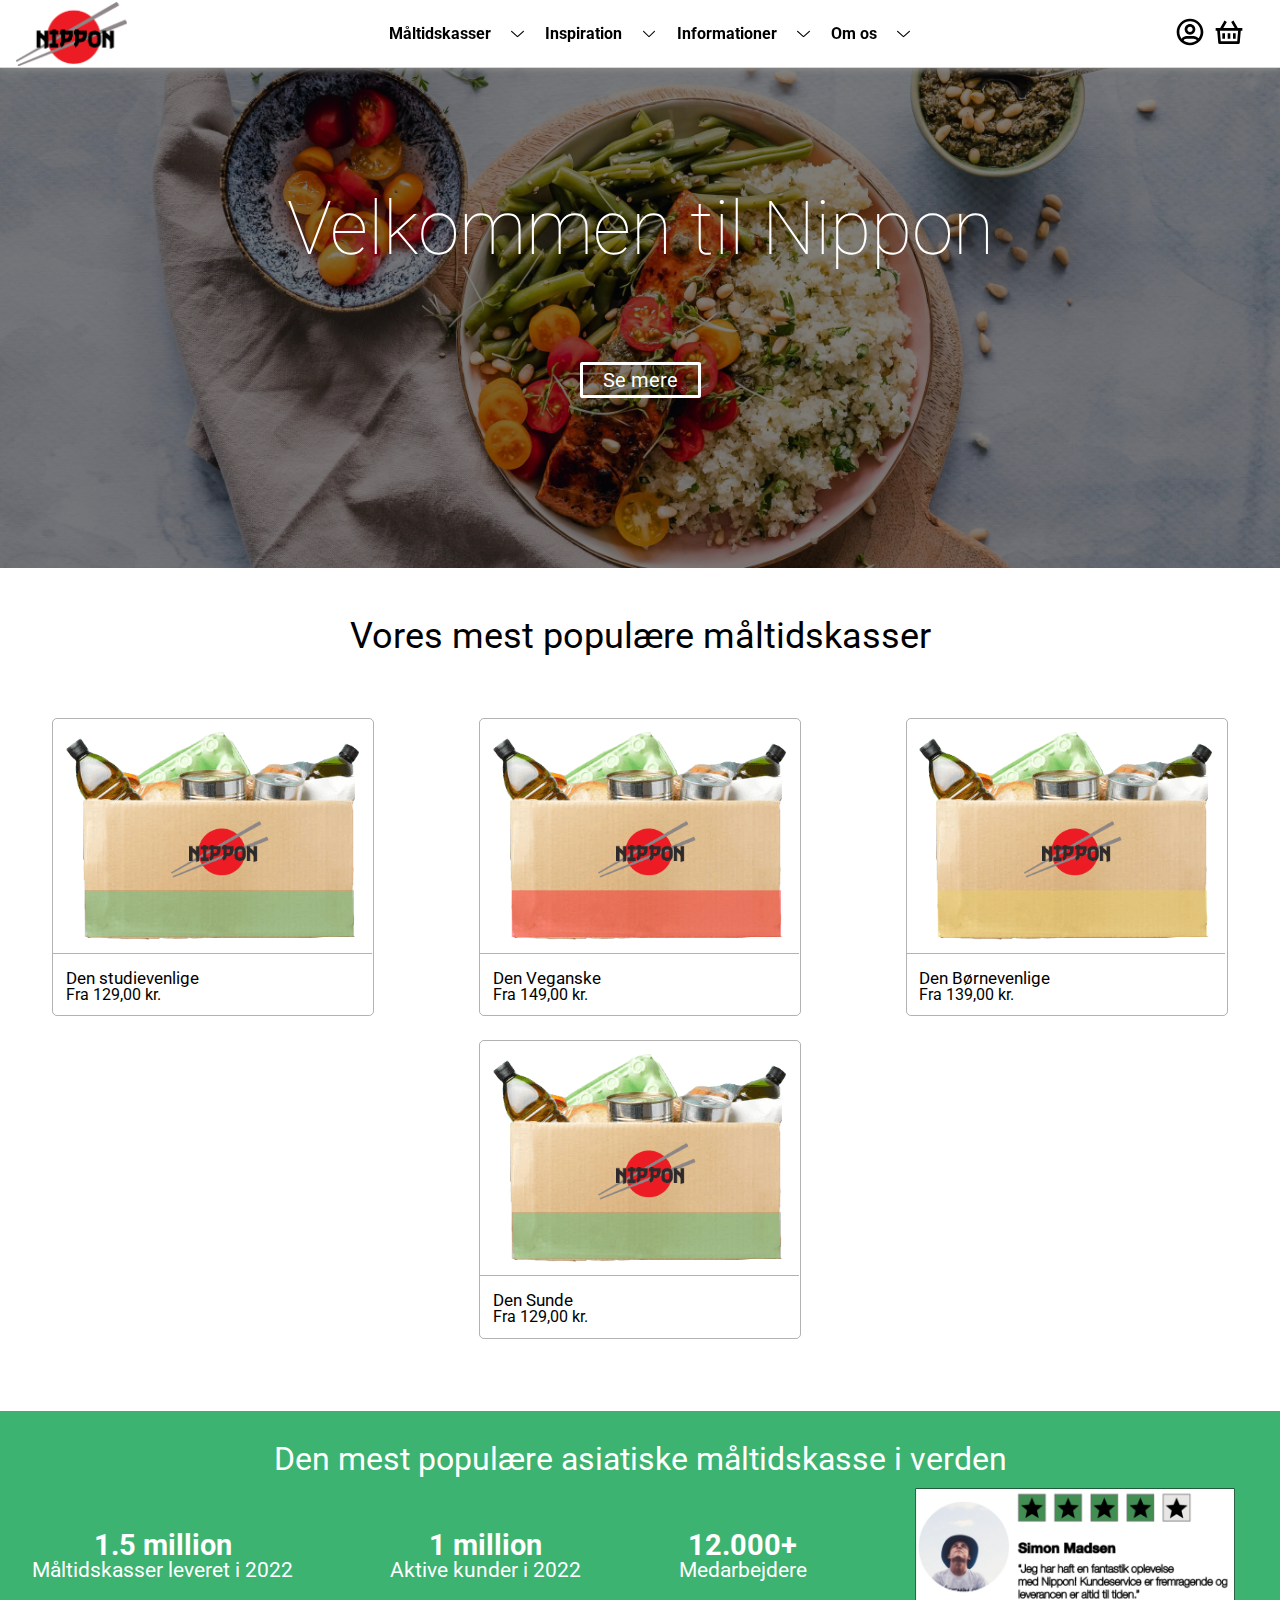
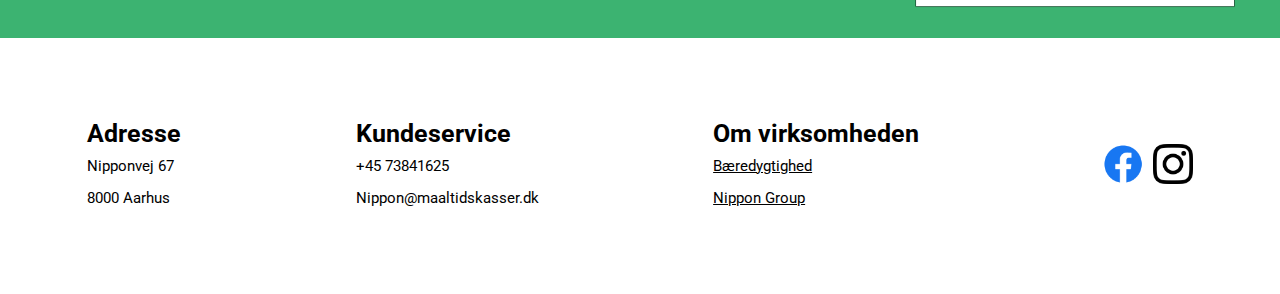
<file: index.html>
<!DOCTYPE html>
<html lang="da">

<head>
    <meta charset="UTF-8">
    <meta http-equiv="X-UA-Compatible" content="IE=edge">
    <meta name="viewport" content="width=device-width, initial-scale=1.0">
    <meta name="description" content="Måltidskasser overblik, trustpilot og nippon. ">
    <meta name="keywords" content="måltidskasser, maaltidskasser, nippon, populære, instagram, facebook, info">
    <title>Forside | Nippon</title>
    <link rel="icon" type="image/x-icon" href="img/logo.png">
    <link rel="stylesheet" href="css/style.css">
    <link href="https://fonts.googleapis.com/css2?family=Roboto:wght@100;300;400;700&display=swap" rel="stylesheet">
    <script src="js/script.js"></script>
</head>

<body>
    <header class="navigation__container">
        <a href="index.html"><img class="logo" src="img/logo.png" alt="Nippon logo"></a>
        <nav>
            <!-- Menu items og dropdown hover fra w3schools-->
            <div class="menuitems__container">
                <div class="dropdown">
                    <a class="overmenu menuitem" href="maaltidskasser.html">Måltidskasser</a>
                    <div class="pil">
                        <img src="img/pil_ned.svg" alt="dropdown pil">
                        <div class="dropdown_content">
                            <a href="denstudievenlige.html">Den studievenlige</a>
                            <a href="under_konstruktion.html">Den vegetariske</a>
                            <a href="under_konstruktion.html">Den veganske</a>
                            <a href="under_konstruktion.html">Den sunde</a>
                            <a href="under_konstruktion.html">Den luksus</a>
                            <a href="under_konstruktion.html">Den børnevenlige</a>
                            <a href="skraeddersy.html">Skræddersy din egen måltidskasse</a>
                        </div>
                    </div>
                </div>

                <div class="dropdown">
                    <a class="overmenu menuitem" href="under_konstruktion.html">Inspiration</a>
                    <div class="pil">
                        <img src="img/pil_ned.svg" alt="dropdown pil">
                        <div class="dropdown_content">
                            <a href="under_konstruktion.html">Spar tid og penge med en madplan</a>
                            <a href="under_konstruktion.html">Nem aftensmad</a>
                            <a href="under_konstruktion.html">Sund aftensmad</a>
                        </div>
                    </div>
                </div>

                <div class="dropdown">
                    <a class="overmenu menuitem" href="under_konstruktion.html">Informationer</a>
                    <div class="pil">
                        <img src="img/pil_ned.svg" alt="dropdown pil">
                        <div class="dropdown_content">
                            <a href="under_konstruktion.html">Sådan fungerer det</a>
                            <a href="under_konstruktion.html">Ingredienser</a>
                            <a href="under_konstruktion.html">Leveringsområde</a>
                            <a href="under_konstruktion.html">Bæredygtighed</a>
                            <a href="under_konstruktion.html">Abonnementsordning</a>
                            <a href="under_konstruktion.html">Leverandører</a>
                        </div>
                    </div>
                </div>

                <div class="dropdown">
                    <a class="overmenu menuitem" href="under_konstruktion.html">Om os</a>
                    <div class="pil">
                        <img src="img/pil_ned.svg" alt="dropdown pil">
                        <div class="dropdown_content">
                            <a href="under_konstruktion.html">Vores asiatiske køkken</a>
                            <a href="under_konstruktion.html">Kontakt os</a>
                        </div>
                    </div>
                </div>
            </div>
        </nav>
        <div class="user_cart">
            <a href="log-in.html"><img class="user" src="img/user.svg" alt="user logo for login"></a>
            <img class="cart" src="img/cart.svg" alt="cart logo for login"  onclick="show()">
        </div>
    </header>

    <!-- POPUP KURV -->
    <div id="popup_kurv">
        <p>Din vare er blevet tilføjet til kurven:</p>
        <div>
            <span class="kryds" onclick="hide()">X</span>
        </div>
        <p>1x skræddersy måltidskasse</p>
        <p class="kurv_indskudt">1x Sukiyaki <br> 1x Nudler <br> 1x Soba <br> <br> I alt: <span
                class="pris">393,-</span></p>
        <div class="knapper">
            <button id="button_pop_sort" onclick="window.location.href='index.html'">Shop videre</button>
            <button id="button_pop" type="submit" onclick="window.location.href='registrering.html'">Til kassen</button>
        </div>
    </div>
    <!-- POPUP KURV SLUT -->

    <Section class="hero_img">
        <div class="hero_text">
            <h1>Velkommen til Nippon</h1>
            <a href="maaltidskasser.html" class="hero_btn">Se mere</a>
        </div>

    </Section>

    <Article class="article_main">
        <h2>Vores mest populære måltidskasser</h2>

        <div class="article_container">
            <div class="article_content">
                <a class="div_link" href="denstudievenlige.html">
                    <img src="img/boxgron.png" alt="Grøn måltidskasse">
                    <div class="article_text">
                        <p class="box_navn">Den studievenlige </p>
                        <p>Fra 129,00 kr. </p>
                    </div>
                </a>
            </div>

            <div class="article_content">
                <img src="img/boxrod.png" alt="Grøn måltidskasse">
                <div class="article_text">
                    <p class="box_navn">Den Veganske </p>
                    <p> Fra 149,00 kr. </p>
                </div>
            </div>

            <div class="article_content">
                <img src="img/boxgul.png" alt="Grøn måltidskasse">
                <div class="article_text">
                    <p class="box_navn">Den Børnevenlige </p>
                    <p> Fra 139,00 kr. </p>
                </div>
            </div>

            <div class="article_content">
                <img src="img/boxgron.png" alt="Grøn måltidskasse">
                <div class="article_text">
                    <p class="box_navn">Den Sunde </p>
                    <p> Fra 129,00 kr. </p>
                </div>
            </div>
        </div>
    </Article>

    <section class="info_section">
        <h3> Den mest populære asiatiske måltidskasse i verden</h3>
        <div class="info_cards">
            <div class="info_card">
                <p class="box_overskrift">1.5 million</p>
                <p class="box_underskrift">Måltidskasser leveret i 2022</p>
            </div>
            <div class="info_card">
                <p class="box_overskrift">1 million</p>
                <p class="box_underskrift">Aktive kunder i 2022</p>
            </div>
            <div class="info_card">
                <p class="box_overskrift">12.000+</p>
                <p class="box_underskrift">Medarbejdere</p>
            </div>
            <div class="info_card">
                <img src="img/trustpilot_anmeldelse.png" alt="trustpilot anmeldelse af nippon">
            </div>

        </div>
    </section>

    <footer class="footer">
        <div class="footer_info">
            <h4>Adresse</h4>
            <p>Nipponvej 67</p>
            <p>8000 Aarhus</p>
        </div>

        <div class="footer_info">
            <h4>Kundeservice</h4>
            <p>+45 73841625</p>
            <p> Nippon@maaltidskasser.dk</p>
        </div>
        <div class="footer_info">
            <h4>Om virksomheden</h4>
            <p class="link">Bæredygtighed</p>
            <p class="link">Nippon Group</p>
        </div>
        <div class="some">
            <a href="https://facebook.com"><img src="img/facebook_logo.png" alt="Facebook logo"></a>
            <a href="https://instagram.com"><img src="img/instagram_logo.png" alt="Instagram logo"></a>
        </div>
    </footer>

</body>

</html>
</file>
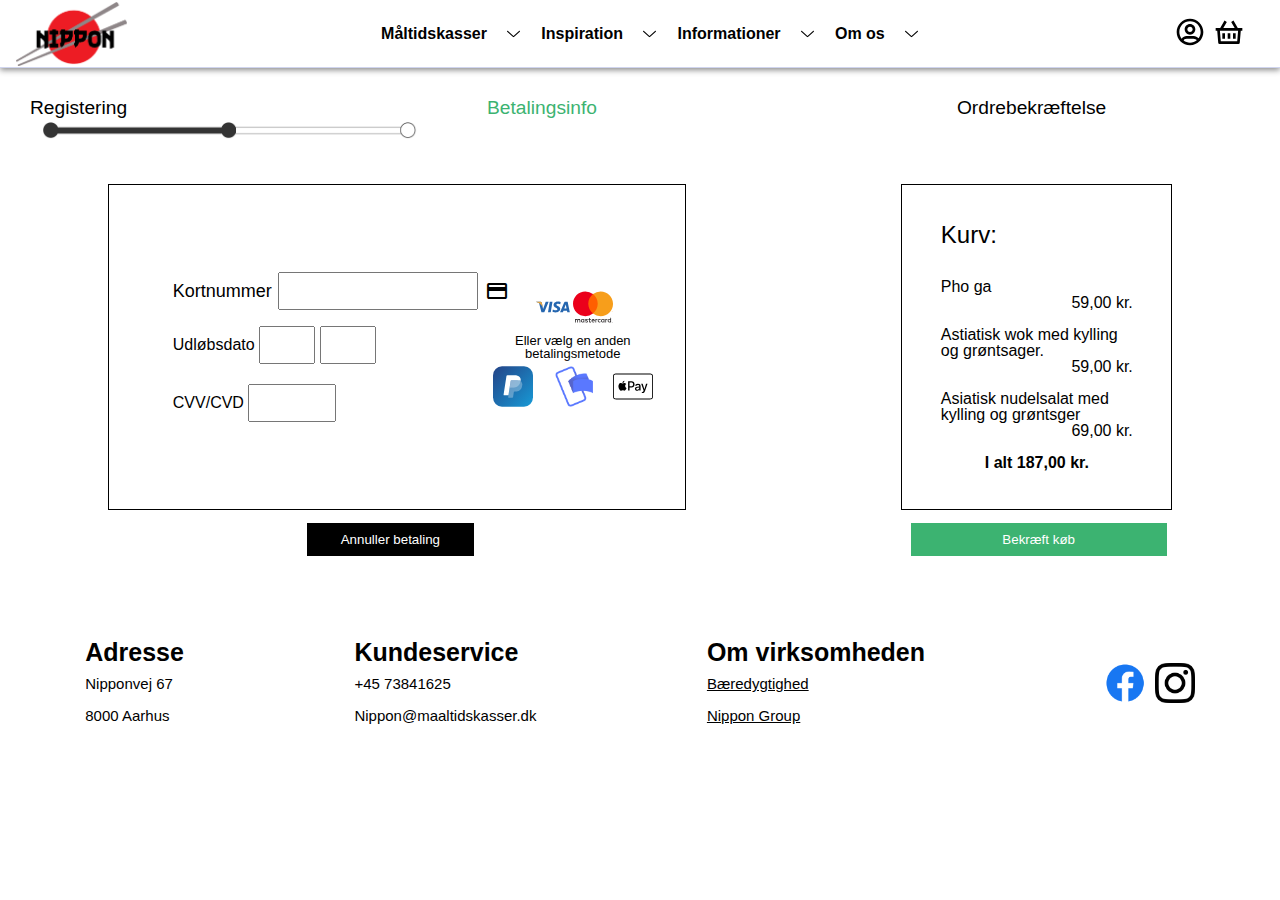
<file: betalingsinfo.html>
<!DOCTYPE html>
<html lang="da">

<head>
    <meta charset="UTF-8">
    <meta http-equiv="X-UA-Compatible" content="IE=edge">
    <meta name="viewport" content="width=device-width, initial-scale=1.0">
    <meta name="description" content="Indtastning af betalingsoplysninger i forbindelse med betaling">
    <meta name="keywords" content="Betaling, info, VISA, mobilepay, applepay">
    <title>Betalingsinfo | Nippon</title>
    <link rel="icon" type="image/x-icon" href="img/logo.png">
    <link rel="stylesheet" href="css/style.css">
    <link href="https://fonts.googleapis.com/icon?family=Material+Icons" rel="stylesheet">
</head>

<body>
    <header class="navigation__container">
        <a href="index.html"><img class="logo" src="img/logo.png" alt="Nippon logo"></a>
        <nav>
            <!-- Menu items og dropdown hover fra w3schools-->
            <div class="menuitems__container">
                <div class="dropdown">
                    <a class="overmenu menuitem" href="maaltidskasser.html">Måltidskasser</a>
                    <div class="pil">
                        <img src="img/pil_ned.svg" alt="dropdown pil">
                        <div class="dropdown_content">
                            <a href="denstudievenlige.html">Den studievenlige</a>
                            <a href="under_konstruktion.html">Den vegetariske</a>
                            <a href="under_konstruktion.html">Den veganske</a>
                            <a href="under_konstruktion.html">Den sunde</a>
                            <a href="under_konstruktion.html">Den luksus</a>
                            <a href="under_konstruktion.html">Den børnevenlige</a>
                            <a href="skraeddersy.html">Skræddersy din egen måltidskasse</a>
                        </div>
                    </div>
                </div>

                <div class="dropdown">
                    <a class="overmenu menuitem" href="#">Inspiration</a>
                    <div class="pil">
                        <img src="img/pil_ned.svg" alt="dropdown pil">
                        <div class="dropdown_content">
                            <a href="under_konstruktion.html">Spar tid og penge med en madplan</a>
                            <a href="under_konstruktion.html">Nem aftensmad</a>
                            <a href="under_konstruktion.html">Sund aftensmad</a>
                        </div>
                    </div>
                </div>

                <div class="dropdown">
                    <a class="overmenu menuitem" href="#">Informationer</a>
                    <div class="pil">
                        <img src="img/pil_ned.svg" alt="dropdown pil">
                        <div class="dropdown_content">
                            <a href="under_konstruktion.html">Sådan fungerer det</a>
                            <a href="under_konstruktion.html">Ingredienser</a>
                            <a href="under_konstruktion.html">Leveringsområde</a>
                            <a href="under_konstruktion.html">Bæredygtighed</a>
                            <a href="under_konstruktion.html">Abonnementsordning</a>
                            <a href="under_konstruktion.html">Leverandører</a>
                        </div>
                    </div>
                </div>

                <div class="dropdown">
                    <a class="overmenu menuitem" href="#">Om os</a>
                    <div class="pil">
                        <img src="img/pil_ned.svg" alt="dropdown pil">
                        <div class="dropdown_content">
                            <a href="under_konstruktion.html">Vores asiatiske køkken</a>
                            <a href="under_konstruktion.html">Kontakt os</a>
                        </div>
                    </div>
                </div>
            </div>
        </nav>
        <div class="user_cart">
            <a href="log-in.html"><img class="user" src="img/user.svg" alt="user logo for login"></a>
            <img class="cart" src="img/cart.svg" alt="cart logo for login"  onclick="show()">
        </div>
    </header>

    <!-- POPUP KURV -->
    <div id="popup_kurv">
        <p>Din vare er blevet tilføjet til kurven:</p>
        <div>
            <span class="kryds" onclick="hide()">X</span>
        </div>

        <p>1x skræddersy måltidskasse</p>
        <p class="kurv_indskudt">1x Sukiyaki <br> 1x Nudler <br> 1x Soba <br> <br> I alt: <span
                class="pris">393,-</span></p>
        <div class="knapper">
            <button id="button_pop_sort" onclick="window.location.href='index.html'">Shop videre</button>
            <button id="button_pop" type="submit" onclick="window.location.href='registrering.html'">Til kassen</button>
        </div>
    </div>
    <!-- POPUP KURV SLUT -->

    <!-- BREDCRUMB -->
    <div class="bredcrumb">
        <p>Registering</p>
        <i class="material-icons">arrow_right_alt</i>
        <p class="bredcrumb_farve"> Betalingsinfo </p>
        <i class="material-icons">arrow_right_alt</i>
        <p> Ordrebekræftelse </p>
    </div>

    <img class="flowet" src="img/progress_bar2.png" alt="processbar for flowet">

    <!-- KORT OPLYSNINGER -->
    <div class="betalings_side">
        <div class="betalings_oplysninger">
            <div class="betaling_venstre">
                <div class="betaling">
                    <label for="kortnummer">Kortnummer</label>
                    <input id="kortnummer" class="text_1" type="text">
                    <i class="material-icons">credit_card</i>
                </div>
                <div  class="oplysninger_1">
                <div class="oplysninger">
                    <label for="udløbsdato">Udløbsdato</label>
                    <input id="udløbsdato" class="text_2" type="text">
                    <input id="udløbsdato" class="text_2" type="text">
                </div>
                <div>
                    <label for="cvvcvd">CVV/CVD</label>
                    <input id="cvvcvd" class="text_3" type="text">
                </div>
            </div>
            </div>
            <div class="alle_billeder">
                <div class="to_billeder">
                    <img class="betaling_billeder" src="img/visa.svg" alt="billede af visa">
                    <img class="betaling_billeder" src="img/mastercard.svg" alt="billede af mastercard">
                </div>
                <p class="b_text">Eller vælg en anden betalingsmetode</p>
                <div class="tre_billeder">
                    <img class="betaling_billeder" src="img/paypal.svg" alt="billede af paypal">
                    <img class="betaling_billeder" src="img/mobilepay.png" alt="billede af mobilepay">
                    <img class="betaling_billeder" src="img/applepay.svg" alt="billede af applepay">
                </div>
            </div>
        </div>

        <!-- KURVEN -->
        <section class="kurven">
            <h1 class="kurv_overskrift">Kurv:</h1>
            <br>
            <br>
            <p class="retterne">Pho ga</p>
            <p class="prisen">59,00 kr.</p>
            <br>
            <p class="retterne">Astiatisk wok med kylling og grøntsager.</p>
            <p class="prisen">59,00 kr.</p>
            <br>
            <p class="retterne"> Asiatisk nudelsalat med kylling og grøntsger</p>
            <p class="prisen">69,00 kr.</p>
            <br>
            <p class="i_alt">I alt 187,00 kr.</p>
        </section>
    </div>

    <!-- KNAPPER -->
    <div>
    <button type="button" onclick="window.location.href='index.html'" class="annul_betaling">Annuller betaling</button>
    <button type="button" onclick="window.location.href='ordrebekraeftelse.html'" class="bestil_knap">Bekræft køb</button>
</div>

    <!-- FOOTER -->
    <footer class="footer">
        <div class="footer_info">
            <h4>Adresse</h4>
            <p>Nipponvej 67</p>
            <p>8000 Aarhus</p>
        </div>

        <div class="footer_info">
            <h4>Kundeservice</h4>
            <p>+45 73841625</p>
            <p> Nippon@maaltidskasser.dk</p>
        </div>
        <div class="footer_info">
            <h4>Om virksomheden</h4>
            <p class="link">Bæredygtighed</p>
            <p class="link">Nippon Group</p>
        </div>
        <div class="some">
            <a href="https://facebook.com"><img src="img/facebook_logo.png" alt="Facebook logo"></a>
            <a href="https://instagram.com"><img src="img/instagram_logo.png" alt="Instagram logo"></a>
        </div>
    </footer>

</body>
</file>
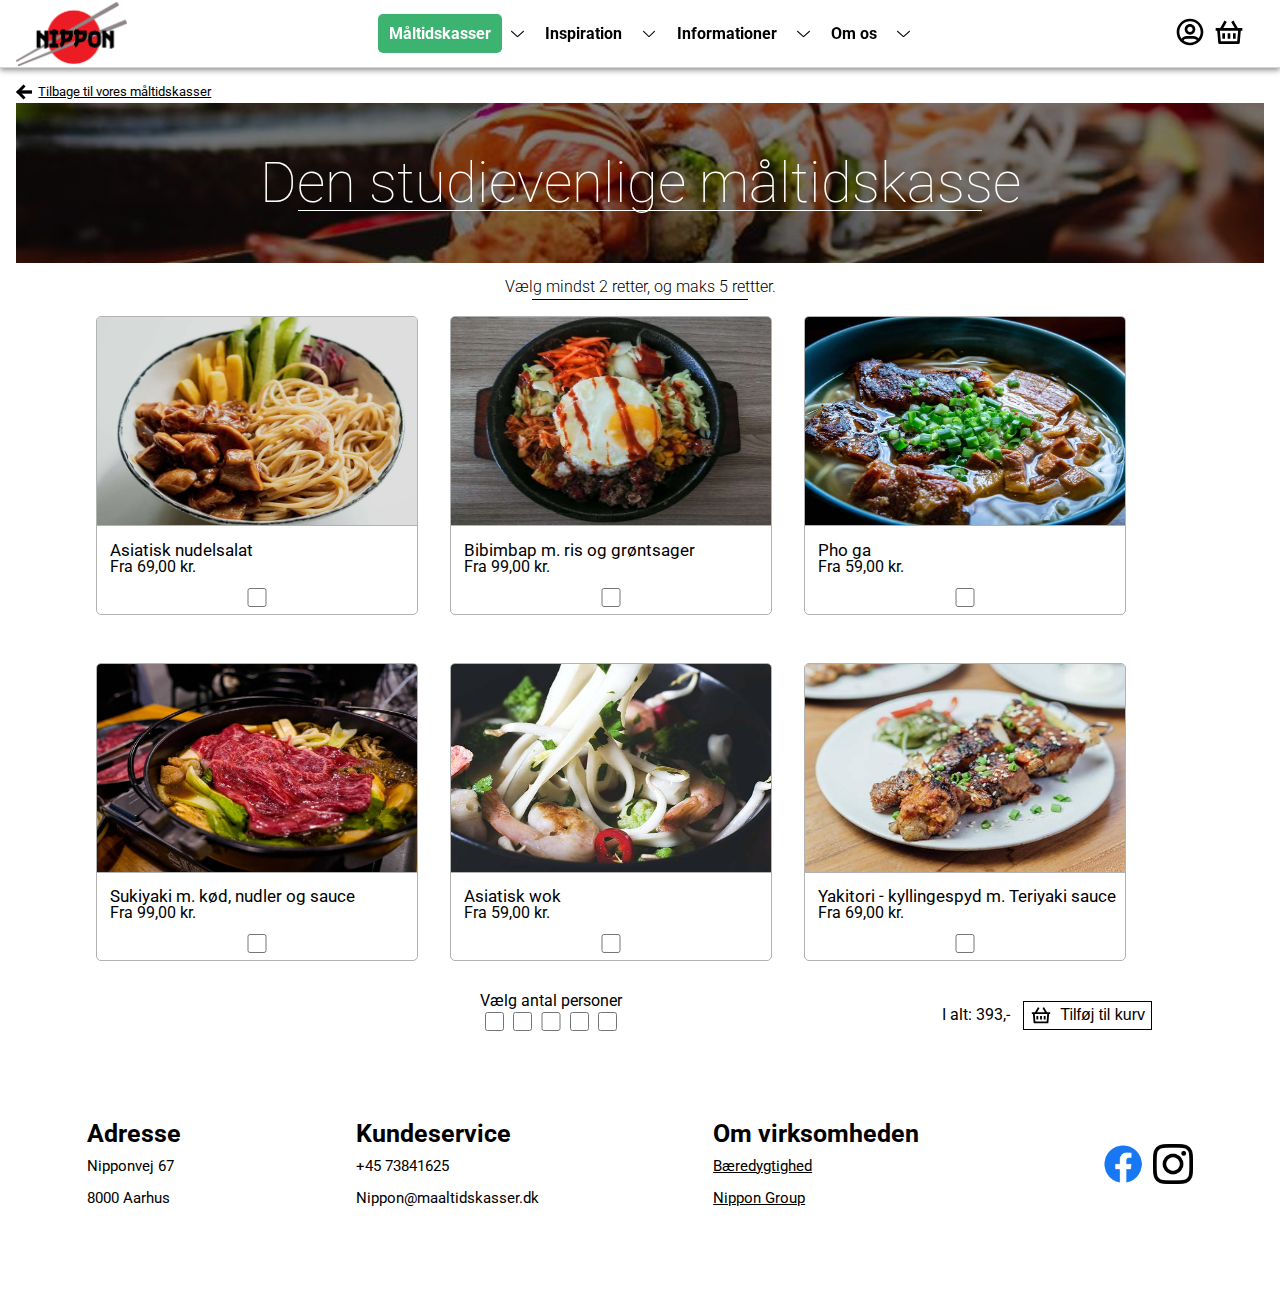
<file: denstudievenlige.html>
<!DOCTYPE html>
<html lang="da">

<head>
    <meta charset="UTF-8">
    <meta http-equiv="X-UA-Compatible" content="IE=edge">
    <meta name="viewport" content="width=device-width, initial-scale=1.0">
    <meta name="description" content="Den studievenlige måltidskasse til studievenlige priser">
    <meta name="keywords" content="studie, studievenlig, billigt, pris, studerende">
    <title>Den studievenlige | Nippon</title>
    <link rel="icon" type="image/x-icon" href="img/logo.png">
    <link rel="stylesheet" href="css/style.css">
    <link href="https://fonts.googleapis.com/css2?family=Roboto:wght@100;300;400;700&display=swap" rel="stylesheet">

</head>

<body>
    <header class="navigation__container">
        <a href="index.html"><img class="logo" src="img/logo.png" alt="Nippon logo"></a>
        <nav>
            <!-- Menu items og dropdown hover fra w3schools-->
            <div class="menuitems__container">
                <div class="dropdown">
                    <a class="overmenu menuitem active_menuitem" href="maaltidskasser.html">Måltidskasser</a>
                    <div class="pil">
                        <img src="img/pil_ned.svg" alt="dropdown pil">
                        <div class="dropdown_content">
                            <a href="denstudievenlige.html">Den studievenlige</a>
                            <a href="under_konstruktion.html">Den vegetariske</a>
                            <a href="under_konstruktion.html">Den veganske</a>
                            <a href="under_konstruktion.html">Den sunde</a>
                            <a href="under_konstruktion.html">Den luksus</a>
                            <a href="under_konstruktion.html">Den børnevenlige</a>
                            <a href="skraeddersy.html">Skræddersy din egen måltidskasse</a>
                        </div>
                    </div>
                </div>

                <div class="dropdown">
                    <a class="overmenu menuitem" href="under_konstruktion.html">Inspiration</a>
                    <div class="pil">
                        <img src="img/pil_ned.svg" alt="dropdown pil">
                        <div class="dropdown_content">
                            <a href="under_konstruktion.html">Spar tid og penge med en madplan</a>
                            <a href="under_konstruktion.html">Nem aftensmad</a>
                            <a href="under_konstruktion.html">Sund aftensmad</a>
                        </div>
                    </div>
                </div>

                <div class="dropdown">
                    <a class="overmenu menuitem" href="under_konstruktion.html">Informationer</a>
                    <div class="pil">
                        <img src="img/pil_ned.svg" alt="dropdown pil">
                        <div class="dropdown_content">
                            <a href="under_konstruktion.html">Sådan fungerer det</a>
                            <a href="under_konstruktion.html">Ingredienser</a>
                            <a href="under_konstruktion.html">Leveringsområde</a>
                            <a href="under_konstruktion.html">Bæredygtighed</a>
                            <a href="under_konstruktion.html">Abonnementsordning</a>
                            <a href="under_konstruktion.html">Leverandører</a>
                        </div>
                    </div>
                </div>

                <div class="dropdown">
                    <a class="overmenu menuitem" href="under_konstruktion.html">Om os</a>
                    <div class="pil">
                        <img src="img/pil_ned.svg" alt="dropdown pil">
                        <div class="dropdown_content">
                            <a href="under_konstruktion.html">Vores asiatiske køkken</a>
                            <a href="under_konstruktion.html">Kontakt os</a>
                        </div>
                    </div>
                </div>
            </div>
        </nav>
        <div class="user_cart">
            <a href="log-in.html"><img class="user" src="img/user.svg" alt="user logo for login"></a>
            <img class="cart" src="img/cart.svg" alt="cart logo for login"  onclick="show()">
        </div>
    </header>

    <!-- POPUP KURV -->
    <div id="popup_kurv">
        <p>Din vare er blevet tilføjet til kurven:</p>
        <div>
            <span class="kryds" onclick="hide()">X</span>
        </div>

        <p>1x studievenlig måltidskasse</p>
        <p class="kurv_indskudt">1x Asiatisk nudelsalat <br> 1x Pho ga <br> 1x Asiatisk wok <br> <br> I alt: <span
                class="pris">393,-</span></p>
        <div class="knapper">
            <button id="button_pop_sort" onclick="window.location.href='index.html'">Shop videre</button>
            <button id="button_pop" type="submit" onclick="window.location.href='registrering.html'">Til kassen</button>
        </div>
    </div>
    <!-- POPUP KURV SLUT -->

    <div>
        <a href="maaltidskasser.html" class="tilbage">
            <img class="pil_venstre" src="img/pil_venstre.svg" alt="En pil som pejer mod venstre">
            <p> Tilbage til vores måltidskasser</p>
        </a>
    </div>

    <section class="hero_2">
        <h1 class="hero_text_2">Den studievenlige måltidskasse</h1>
    </section>

    <section class="onboarding">
        <h2>Vælg mindst 2 retter, og maks 5 rettter.</h2>
    </section>

    <div class="wrapper">
        <div class="filterDiv_container filterDiv_container_width">
            <div class="article_content article_content_width fill_div filterDiv kylling">
                <div onclick="openModal()">
                    <img src="img/teriyaki_noodles.jpg" alt="Teriyaki noodles">
                    <div class="article_text">
                        <p class="box_navn">Asiatisk nudelsalat </p>
                        <p>Fra 69,00 kr. </p>
                    </div>
                </div>
                <input class="checkbox" type="checkbox">
            </div>

            <div class="article_content article_content_width fill_div filterDiv vegetarisk">
                <div onclick="openModal()">
                    <img src="img/bibimbap.jpg" alt="bibimbap med ris og grøntsager">
                    <div class="article_text">
                        <p class="box_navn">Bibimbap m. ris og grøntsager </p>
                        <p> Fra 99,00 kr. </p>
                    </div>
                </div>
                <input class="checkbox" type="checkbox">
            </div>

            <div class="article_content article_content_width fill_div filterDiv oksekoed">
                <div onclick="openModal()">
                    <img src="img/soba.jpg" alt="soba ret">
                    <div class="article_text">
                        <p class="box_navn">Pho ga</p>
                        <p> Fra 59,00 kr. </p>
                    </div>
                </div>
                <input class="checkbox" type="checkbox">
            </div>

            <div class="article_content article_content_width fill_div filterDiv oksekoed">
                <div onclick="openModal()">
                    <img src="img/sukiyaki.jpg" alt="sukiyaki ret med kød nudler og sauce">
                    <div class="article_text">
                        <p class="box_navn">Sukiyaki m. kød, nudler og sauce </p>
                        <p> Fra 99,00 kr. </p>
                    </div>
                </div>
                <input class="checkbox" type="checkbox">
            </div>

            <div class="article_content article_content_width fill_div filterDiv oksekoed">
                <div onclick="openModal()">
                    <img src="img/sudo.jpg" alt="sudo nudler og grønt">
                    <div class="article_text">
                        <p class="box_navn">Asiatisk wok</p>
                        <p> Fra 59,00 kr. </p>
                    </div>
                </div>
                <input class="checkbox" type="checkbox">
            </div>

            <div class="article_content article_content_width fill_div filterDiv kylling">
                <div onclick="openModal()">
                    <img src="img/yakitori.jpg" alt="Yakitori kyllingespyd">
                    <div class="article_text">
                        <p class="box_navn">Yakitori - kyllingespyd m. Teriyaki sauce</p>
                        <p> Fra 69,00 kr. </p>
                    </div>
                </div>
                <input class="checkbox" type="checkbox">
            </div>
        </div>
    </div>

    <div class="check_tilføj_2">
        <div class="sticky_personer">
            <div class="sticky_personer_overskrift">
                <label for="personer">Vælg antal personer</label>
            </div>
            <div class="sticky_personer_checkbox">
                <input id="personer" class="checkbox" type="checkbox">
                <input id="personer" class="checkbox" type="checkbox">
                <input id="personer" class="checkbox" type="checkbox">
                <input id="personer" class="checkbox" type="checkbox">
                <input id="personer" class="checkbox" type="checkbox">
            </div>
        </div>
        <div class="sticky_checkud">
            <p class="sticky_total">I alt: 393,-</p>
            <button class="add_kurv" onclick="show()">
                <img src="img/cart.svg" alt="Billede af en indkøbskurv"> Tilføj til kurv
            </button>
        </div>
    </div>

    <footer class="footer">
        <div class="footer_info">
            <h3>Adresse</h3>
            <p>Nipponvej 67</p>
            <p>8000 Aarhus</p>
        </div>

        <div class="footer_info">
            <h3>Kundeservice</h3>
            <p>+45 73841625</p>
            <p> Nippon@maaltidskasser.dk</p>
        </div>
        <div class="footer_info">
            <h3>Om virksomheden</h3>
            <p class="link">Bæredygtighed</p>
            <p class="link">Nippon Group</p>
        </div>
        <div class="some">
            <a href="https://facebook.com"><img src="img/facebook_logo.png" alt="Facebook logo"></a>
            <a href="https://instagram.com"><img src="img/instagram_logo.png" alt="Instagram logo"></a>
        </div>
    </footer>

    <!-- Modal -->
    <div id="myModal" class="modal">
        <!-- Modal content -->
        <section class="modal-indhold">
            <span class="close" onclick="closeModal()">&times;</span>
            <h1>Nudler med stegt tofu</h1>
            <div class="nudler-opskrift">
                <div class="nudler-img">
                    <iframe width="540" height="300" src="https://www.youtube.com/embed/AHXd0EDhsxE"
                        title="YouTube video player" frameborder="0"
                        allow="accelerometer; autoplay; clipboard-write; encrypted-media; gyroscope; picture-in-picture; web-share"
                        allowfullscreen></iframe>
                    <div class="info-næring">
                        <div class="nudler-info">
                            <h4>Ingredienser pr person:</h4>
                            <p>200g tofu <br>
                                2 spsk olie <br>
                                2 tsk soya <br>
                                1 tsk honning <br>
                                1 fed hvidløg <br>
                                Nudler <br>
                                Salt <br>
                                Peber <br>
                            </p>
                        </div>
                        <div class="nudler-næring">
                            <h4>Næringsindhold pr 100 g</h4>
                            <p>Kalorier: 380 kcal <br>
                                Protein: 16 gram <br>
                                Kulhydrater: 68 gram <br>
                                Fedt: 6 gram <br>
                                Fibre: 6 gram <br>
                                Natrium: 1180 mg</p>
                        </div>
                    </div>
                    <div class="check-tilføj">
                        <div class="check-person">
                            <div class="person_check">
                                <p>Vælg antal personer</p>
                            </div>
                            <div class="input_person_check">
                                <input type="checkbox">
                                <input type="checkbox">
                                <input type="checkbox">
                                <input type="checkbox">
                                <input type="checkbox">
                            </div>

                        </div>
                        <div class="sticky_checkud">
                            <p class="sticky_total">I alt: 393,-</p>
                            <button class="add_kurv" onclick="show(),closeModal()">
                                <img src="img/cart.svg" alt="billede af en indkøbskurv"> Tilføj til kurv
                            </button>
                        </div>
                    </div>
                </div>
                <div class="step_by_step">
                    <div class="step_info">
                        <img src="img/step_1.jpg" alt="en person som koger nudler hen over en vask">
                        <div>
                            <h2>Step 1</h2>
                            <p>Kog nudlerne efter anvisning på pakken. Når de er færdige,
                                dræner du dem og skyller dem i koldt vand. Hæld dem i en skål
                                Sæt dem til side.</p>
                        </div>
                    </div>
                    <div class="step_info">
                        <img src="img/step_2.jpg" alt="en person som heler olie på sine svampe der ligger i en pande">
                        <div>
                            <h2>Step 2</h2>
                            <p>Varm olien op i en wok eller stor pande over medium varme.
                                Tilsæt tofuen og bland det med marinaden. Hæld derefter den afkølede tofu i skålen med
                                nudlerne.
                            </p>
                        </div>
                    </div>
                    <div class="step_info">
                        <img src="img/step_3.jpg" alt="kyllingestrimler der ligger på en pande og steger">
                        <div>
                            <h2>Step 3</h2>
                            <p>Tilsæt forårsløg og retten er klar til servering.
                            </p>
                        </div>
                    </div>
                </div>
            </div>
        </section>
    </div>

    <script src="js/script.js"></script>
</body>

</html>
</file>
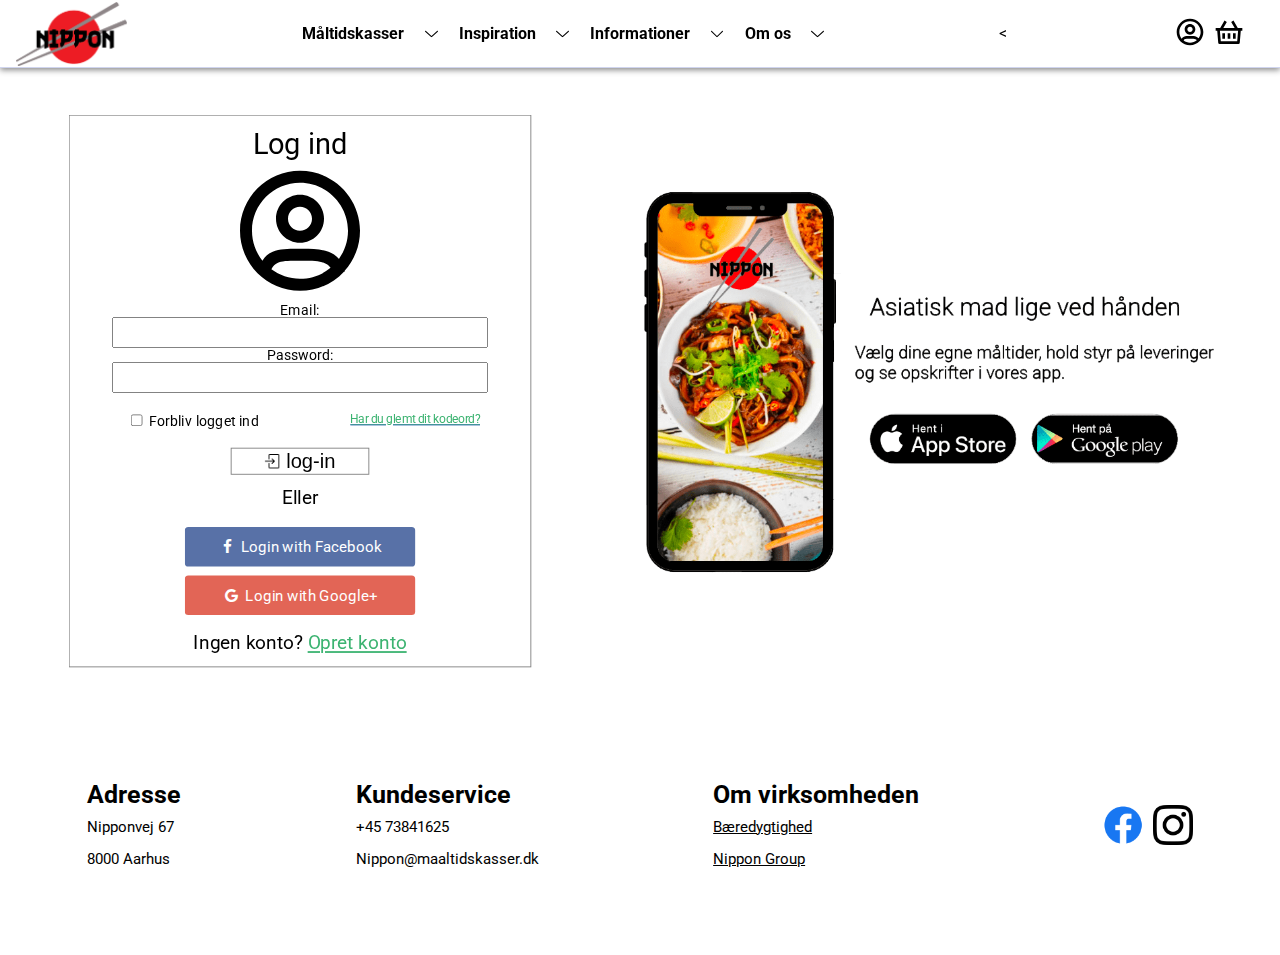
<file: log-in.html>
<!DOCTYPE html>
<html lang="da">

<head>
    <meta charset="UTF-8">
    <meta http-equiv="X-UA-Compatible" content="IE=edge">
    <meta name="viewport" content="width=device-width, initial-scale=1.0">
    <title>Log in | Nippon</title>
    <link rel="icon" type="image/x-icon" href="img/logo.png">
    <link rel="stylesheet" href="css/style.css">
    <link href="https://fonts.googleapis.com/css2?family=Roboto:wght@100;300;400;700&display=swap" rel="stylesheet">
    <link rel="stylesheet" href="https://cdnjs.cloudflare.com/ajax/libs/font-awesome/4.7.0/css/font-awesome.min.css">
    <script src="js/script.js"></script>
</head>

<body>
    <header class="navigation__container">
        <a href="index.html"><img class="logo" src="img/logo.png" alt="Nippon logo"></a>
        <nav>
            <!-- Menu items og dropdown hover fra w3schools-->
            <div class="menuitems__container">
                <div class="dropdown">
                    <a class="overmenu menuitem" href="maaltidskasser.html">Måltidskasser</a>
                    <div class="pil">
                        <img src="img/pil_ned.svg" alt="dropdown pil">
                        <div class="dropdown_content">
                            <a href="denstudievenlige.html">Den studievenlige</a>
                            <a href="under_konstruktion.html">Den vegetariske</a>
                            <a href="under_konstruktion.html">Den veganske</a>
                            <a href="under_konstruktion.html">Den sunde</a>
                            <a href="under_konstruktion.html">Den luksus</a>
                            <a href="under_konstruktion.html">Den børnevenlige</a>
                            <a href="skraeddersy.html">Skræddersy din egen måltidskasse</a>
                        </div>
                    </div>
                </div>

                <div class="dropdown">
                    <a class="overmenu menuitem" href="under_konstruktion.html">Inspiration</a>
                    <div class="pil">
                        <img src="img/pil_ned.svg" alt="dropdown pil">
                        <div class="dropdown_content">
                            <a href="under_konstruktion.html">Spar tid og penge med en madplan</a>
                            <a href="under_konstruktion.html">Nem aftensmad</a>
                            <a href="under_konstruktion.html">Sund aftensmad</a>
                        </div>
                    </div>
                </div>

                <div class="dropdown">
                    <a class="overmenu menuitem" href="under_konstruktion.html">Informationer</a>
                    <div class="pil">
                        <img src="img/pil_ned.svg" alt="dropdown pil">
                        <div class="dropdown_content">
                            <a href="under_konstruktion.html">Sådan fungerer det</a>
                            <a href="under_konstruktion.html">Ingredienser</a>
                            <a href="under_konstruktion.html">Leveringsområde</a>
                            <a href="under_konstruktion.html">Bæredygtighed</a>
                            <a href="under_konstruktion.html">Abonnementsordning</a>
                            <a href="under_konstruktion.html">Leverandører</a>
                        </div>
                    </div>
                </div>

                <div class="dropdown">
                    <a class="overmenu menuitem" href="under_konstruktion.html">Om os</a>
                    <div class="pil">
                        <img src="img/pil_ned.svg" alt="dropdown pil">
                        <div class="dropdown_content">
                            <a href="under_konstruktion.html">Vores asiatiske køkken</a>
                            <a href="under_konstruktion.html">Kontakt os</a>
                        </div>
                    </div>
                </div>
            </div>
        </nav>
        <<div class="user_cart">
            <a href="log-in.html"><img class="user" src="img/user.svg" alt="user logo for login"></a>
            <img class="cart" src="img/cart.svg" alt="cart logo for login"  onclick="show()">
        </div>
    </header>
    <div class="log_in_side">
        <div class="log-in-box">
            <form class="log-in">
                <h1> Log ind</h1>
                <img src="img/user.svg" alt="billede af en user mand">
                <label for="login">Email:</label>
                <input type="text" name="login" id="login" required>
                <label for="password">Password:</label>
                <input type="password" name="password" id="password" required>
            </form>
            <div class="undertext">
                <form action="forbliv">
                    <input type="checkbox" id="checkbox"> <label for="checkbox">Forbliv logget ind</label></form>
                <a href="under_konstruktion.html">
                    <p class="glemt">Har du glemt dit kodeord?</p>
                </a>
            </div>
            <div class="log-in-btn">

                <button class="log_in_icon" type="button" onclick="check()">
                    <img src="img/log-in.png" alt="log-in knap">log-in
                </button>
            </div>
            <p>Eller</p>
            <div class="col">
                <a href="under_konstruktion.html" class="fb fb_btn">
                    <i class="fa fa-facebook fa-fw"></i> Login with Facebook
                </a>
                <a href="under_konstruktion.html" class="google gog_btn"><i class="fa fa-google fa-fw">
                    </i> Login with Google+
                </a>
            </div>
            <p>Ingen konto? <span class="opret"> Opret konto</span></p>
        </div>
        <div>
            <img class="nippon_app" src="img/nippon_mobil.png"
                alt="Nippon ses på en mobil hvor man kan download appen på iphone eller android">
        </div>
    </div>

    <footer class="footer">
        <div class="footer_info">
            <h4>Adresse</h4>
            <p>Nipponvej 67</p>
            <p>8000 Aarhus</p>
        </div>

        <div class="footer_info">
            <h4>Kundeservice</h4>
            <p>+45 73841625</p>
            <p> Nippon@maaltidskasser.dk</p>
        </div>
        <div class="footer_info">
            <h4>Om virksomheden</h4>
            <p class="link">Bæredygtighed</p>
            <p class="link">Nippon Group</p>
        </div>
        <div class="some">
            <a href="https://facebook.com"><img src="img/facebook_logo.png" alt="Facebook logo"></a>
            <a href="https://instagram.com"><img src="img/instagram_logo.png" alt="Instagram logo"></a>
        </div>
    </footer>

</body>


</html>
</file>
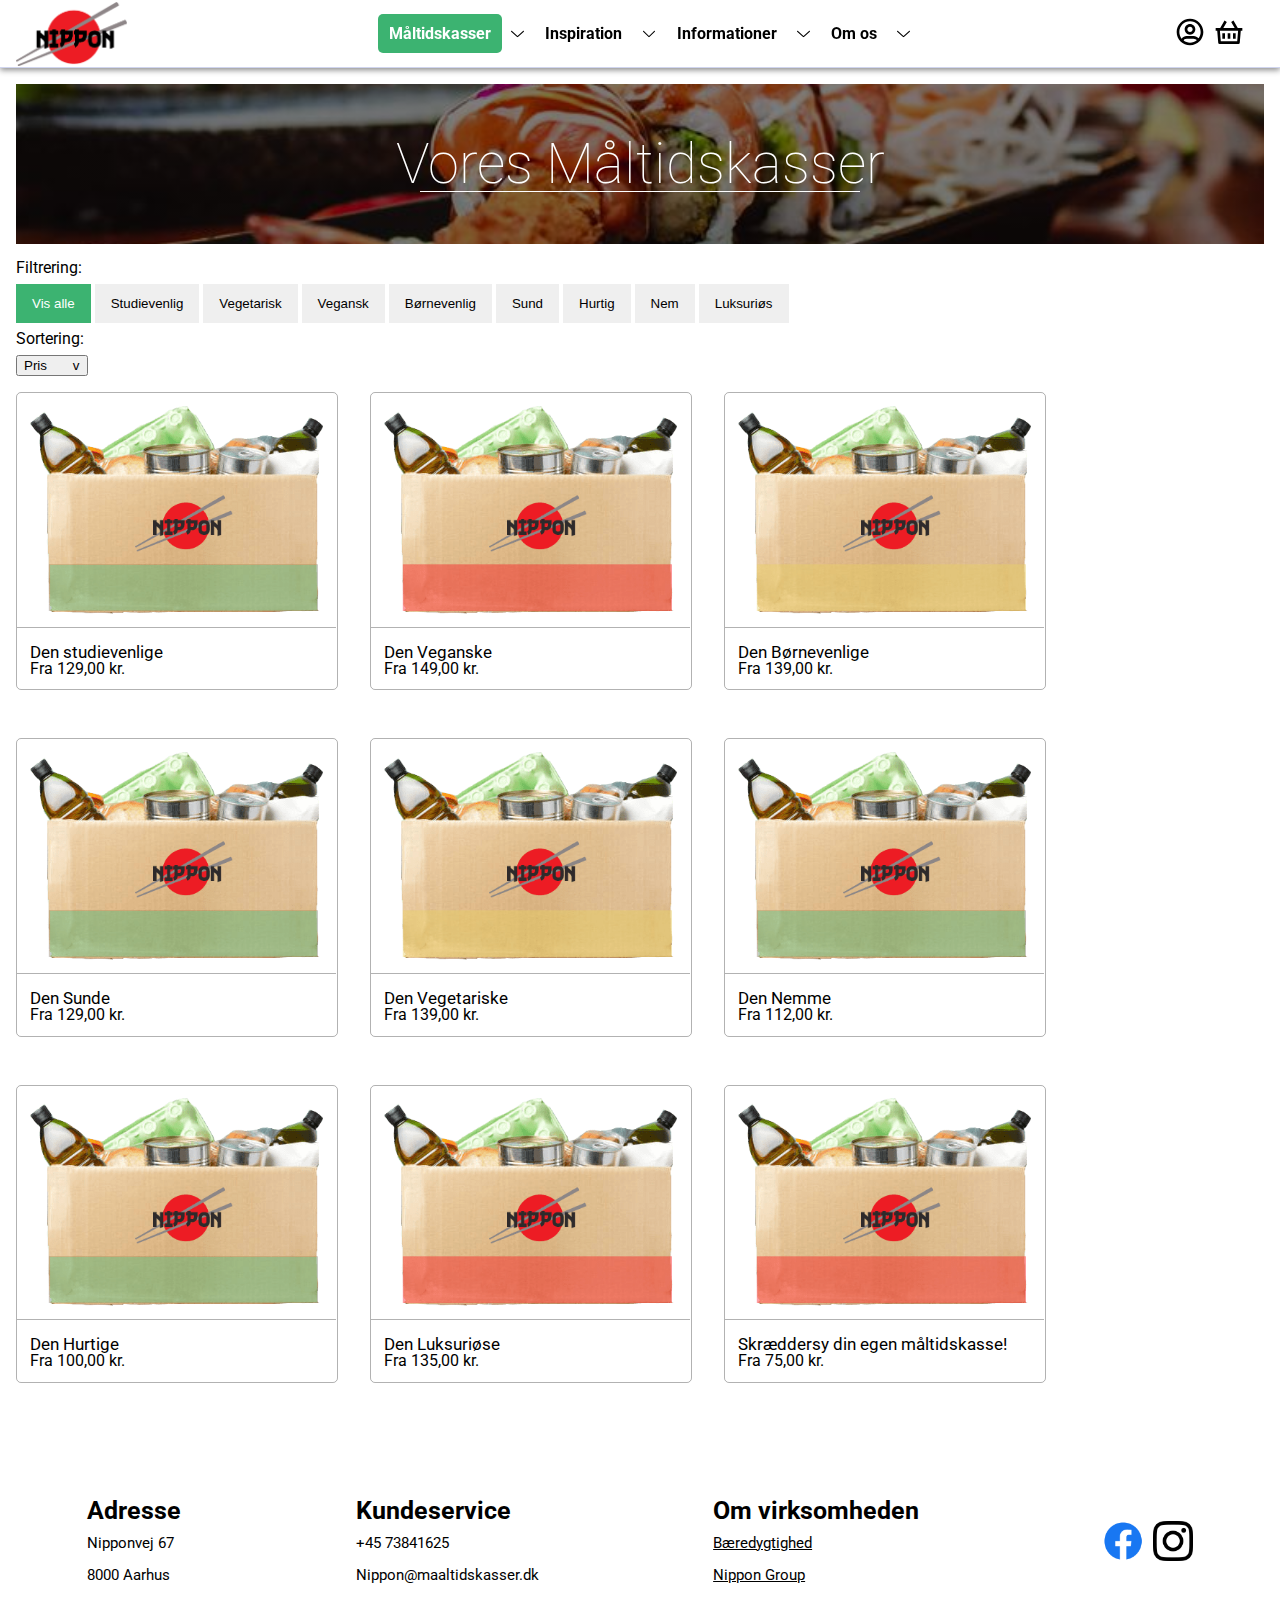
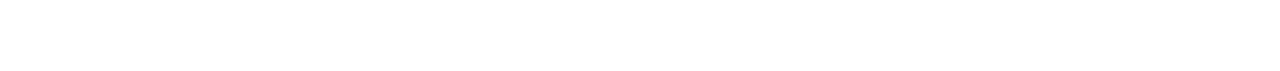
<file: maaltidskasser.html>
<!DOCTYPE html>
<html lang="da">

<head>
    <meta charset="UTF-8">
    <meta http-equiv="X-UA-Compatible" content="IE=edge">
    <meta name="viewport" content="width=device-width, initial-scale=1.0">
    <meta name="description" content="overblik over måltidskasser, med sortering">
    <meta name="keywords" content="måltidskasser, maaltidskasser, sortering, vegansk, billigt, nemt, sundt, hurtigt, studie">
    <title>Måltidskasser | Nippon</title>
    <link rel="icon" type="image/x-icon" href="img/logo.png">
    <link rel="stylesheet" href="css/style.css">
    <link href="https://fonts.googleapis.com/css2?family=Roboto:wght@100;300;400;700&display=swap" rel="stylesheet">
</head>

<body>
    <header class="navigation__container">
        <a href="index.html"><img class="logo" src="img/logo.png" alt="Nippon logo"></a>
        <nav>
            <!-- Menu items og dropdown hover fra w3schools-->
            <div class="menuitems__container">
                <div class="dropdown">
                    <a class="overmenu menuitem active_menuitem" href="maaltidskasser.html">Måltidskasser</a>
                    <div class="pil">
                        <img src="img/pil_ned.svg" alt="dropdown pil">
                        <div class="dropdown_content">
                            <a href="denstudievenlige.html">Den studievenlige</a>
                            <a href="under_konstruktion.html">Den vegetariske</a>
                            <a href="under_konstruktion.html">Den veganske</a>
                            <a href="under_konstruktion.html">Den sunde</a>
                            <a href="under_konstruktion.html">Den luksus</a>
                            <a href="under_konstruktion.html">Den børnevenlige</a>
                            <a href="skraeddersy.html">Skræddersy din egen måltidskasse</a>
                        </div>
                    </div>
                </div>

                <div class="dropdown">
                    <a class="overmenu menuitem" href="under_konstruktion.html">Inspiration</a>
                    <div class="pil">
                        <img src="img/pil_ned.svg" alt="dropdown pil">
                        <div class="dropdown_content">
                            <a href="under_konstruktion.html">Spar tid og penge med en madplan</a>
                            <a href="under_konstruktion.html">Nem aftensmad</a>
                            <a href="under_konstruktion.html">Sund aftensmad</a>
                        </div>
                    </div>
                </div>

                <div class="dropdown">
                    <a class="overmenu menuitem" href="under_konstruktion.html">Informationer</a>
                    <div class="pil">
                        <img src="img/pil_ned.svg" alt="dropdown pil">
                        <div class="dropdown_content">
                            <a href="under_konstruktion.html">Sådan fungerer det</a>
                            <a href="under_konstruktion.html">Ingredienser</a>
                            <a href="under_konstruktion.html">Leveringsområde</a>
                            <a href="under_konstruktion.html">Bæredygtighed</a>
                            <a href="under_konstruktion.html">Abonnementsordning</a>
                            <a href="under_konstruktion.html">Leverandører</a>
                        </div>
                    </div>
                </div>

                <div class="dropdown">
                    <a class="overmenu menuitem" href="under_konstruktion.html">Om os</a>
                    <div class="pil">
                        <img src="img/pil_ned.svg" alt="dropdown pil">
                        <div class="dropdown_content">
                            <a href="under_konstruktion.html">Vores asiatiske køkken</a>
                            <a href="under_konstruktion.html">Kontakt os</a>
                        </div>
                    </div>
                </div>
            </div>
        </nav>
        <div class="user_cart">
            <a href="log-in.html"><img class="user" src="img/user.svg" alt="user logo for login"></a>
            <img class="cart" src="img/cart.svg" alt="cart logo for login"  onclick="show()">
        </div>
    </header>

    <!-- POPUP KURV -->
    <div id="popup_kurv">
        <p>Din vare er blevet tilføjet til kurven:</p>
        <div>
            <span class="kryds" onclick="hide()">X</span>
        </div>

        <p>1x skræddersy måltidskasse</p>
        <p class="kurv_indskudt">1x Sukiyaki <br> 1x Nudler <br> 1x Soba <br> <br> I alt: <span
                class="pris">393,-</span></p>
        <div class="knapper">
            <button id="button_pop_sort" onclick="window.location.href='index.html'">Shop videre</button>
            <button id="button_pop" type="submit" onclick="window.location.href='registrering.html'">Til kassen</button>
        </div>
    </div>
    <!-- POPUP KURV SLUT -->

    <Section class="hero_2">
        <h1 class="hero_text_2">Vores Måltidskasser</h1>
    </Section>


    <div id="myBtnContainer">
        <h2>Filtrering:</h2>
        <button class="btn active" onclick="filterSelection('all')">Vis alle</button>
        <button class="btn" onclick="filterSelection('studievenlig')">Studievenlig</button>
        <button class="btn" onclick="filterSelection('vegetarisk')">Vegetarisk</button>
        <button class="btn" onclick="filterSelection('vegansk')">Vegansk</button>
        <button class="btn" onclick="filterSelection('børnevenlig')">Børnevenlig</button>
        <button class="btn" onclick="filterSelection('sund')">Sund</button>
        <button class="btn" onclick="filterSelection('hurtig')">Hurtig</button>
        <button class="btn" onclick="filterSelection('nem')">Nem</button>
        <button class="btn" onclick="filterSelection('luksusriøs')">Luksuriøs</button>

        <h2>Sortering:</h2>
        <input type="button" value="Pris       v">
    </div>

    <div class="filterDiv_container">
        <div class="article_content filterDiv studievenlig">
            <a class="div_link" href="denstudievenlige.html">
                <img src="img/boxgron.png" alt="Grøn måltidskasse">
                <div class="article_text">
                    <p class="box_navn">Den studievenlige </p>
                    <p>Fra 129,00 kr. </p>
                </div>
            </a>
        </div>

        <div class="article_content filterDiv studievenlig vegetarisk vegansk">
            <img src="img/boxrod.png" alt="Grøn måltidskasse">
            <div class="article_text">
                <p class="box_navn">Den Veganske </p>
                <p> Fra 149,00 kr. </p>
            </div>
        </div>

        <div class="article_content filterDiv sund hurtig børnevenlig nem">
            <img src="img/boxgul.png" alt="Grøn måltidskasse">
            <div class="article_text">
                <p class="box_navn">Den Børnevenlige </p>
                <p> Fra 139,00 kr. </p>
            </div>
        </div>

        <div class="article_content filterDiv sund hurtig nem børnevenlig studievenlig">
            <img src="img/boxgron.png" alt="Grøn måltidskasse">
            <div class="article_text">
                <p class="box_navn">Den Sunde </p>
                <p> Fra 129,00 kr. </p>
            </div>
        </div>

        <div class="article_content filterDiv vegetarisk studievenlig nem hurtig sund">
            <img src="img/boxgul.png" alt="Grøn måltidskasse">
            <div class="article_text">
                <p class="box_navn">Den Vegetariske </p>
                <p> Fra 139,00 kr. </p>
            </div>
        </div>

        <div class="article_content filterDiv nem hurtig studievenlig">
            <img src="img/boxgron.png" alt="Grøn måltidskasse">
            <div class="article_text">
                <p class="box_navn">Den Nemme </p>
                <p> Fra 112,00 kr. </p>
            </div>
        </div>

        <div class="article_content filterDiv studievenlig hurtig nem sund">
            <img src="img/boxgron.png" alt="Grøn måltidskasse">
            <div class="article_text">
                <p class="box_navn">Den Hurtige </p>
                <p> Fra 100,00 kr. </p>
            </div>
        </div>

        <div class="article_content filterDiv luksusriøs ">
            <img src="img/boxrod.png" alt="Grøn måltidskasse">
            <div class="article_text">
                <p class="box_navn">Den Luksuriøse </p>
                <p> Fra 135,00 kr. </p>
            </div>
        </div>

        <div
            class="article_content filterDiv luksusriøs studievenlig vegetarisk vegansk børnevenlig sund hurtig nem luksuriøs">
            <a class="div_link" href="skraeddersy.html"><img src="img/boxrod.png" alt="Grøn måltidskasse">
                <div class="article_text">
                    <p class="box_navn">Skræddersy din egen måltidskasse!</p>
                    <p> Fra 75,00 kr. </p>
                </div>
            </a>
        </div>
    </div>

    <footer class="footer">
        <div class="footer_info">
            <h4>Adresse</h4>
            <p>Nipponvej 67</p>
            <p>8000 Aarhus</p>
        </div>

        <div class="footer_info">
            <h4>Kundeservice</h4>
            <p>+45 73841625</p>
            <p> Nippon@maaltidskasser.dk</p>
        </div>
        <div class="footer_info">
            <h4>Om virksomheden</h4>
            <p class="link">Bæredygtighed</p>
            <p class="link">Nippon Group</p>
        </div>
        <div class="some">
            <a href="https://facebook.com"><img src="img/facebook_logo.png" alt="Facebook logo"></a>
            <a href="https://instagram.com"><img src="img/instagram_logo.png" alt="Instagram logo"></a>
        </div>
    </footer>
<script src="js/script.js"></script>
</body>


</html>
</file>
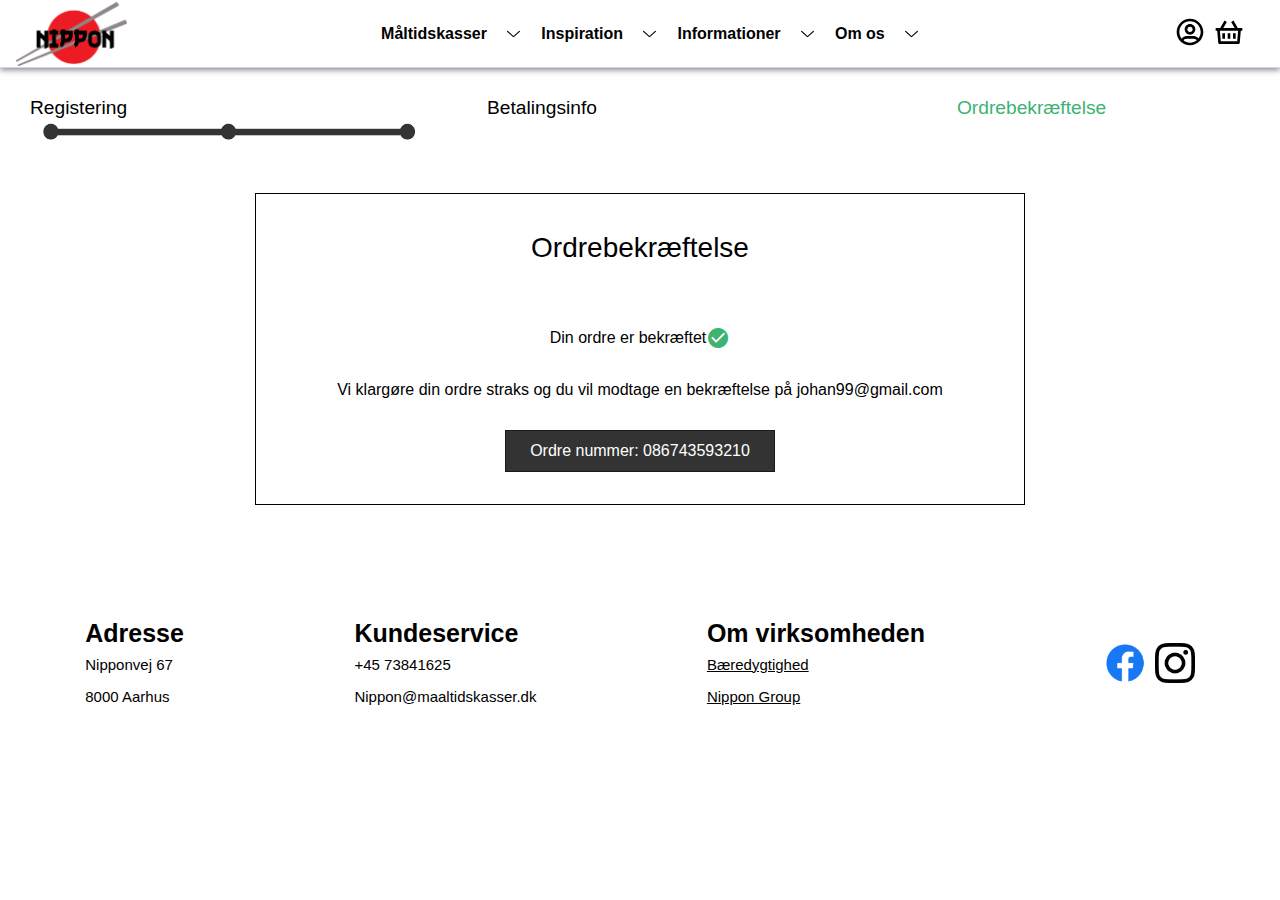
<file: ordrebekraeftelse.html>
<!DOCTYPE html>
<html lang="da">

<head>
    <meta charset="UTF-8">
    <meta http-equiv="X-UA-Compatible" content="IE=edge">
    <meta name="viewport" content="width=device-width, initial-scale=1.0">
    <meta name="description" content="Ordrebekræftelse på din ordre, forekommer efter betaling">
    <meta name="keywords" content="bekræftelse, ordrebekræftelse, køb, færdig">
    <title>Ordrebekræftelse | Nippon</title>
    <link rel="icon" type="image/x-icon" href="img/logo.png">
    <link rel="stylesheet" href="css/style.css">
    <link href="https://fonts.googleapis.com/icon?family=Material+Icons" rel="stylesheet">

<body>
    <header class="navigation__container">
        <a href="index.html"><img class="logo" src="img/logo.png" alt="Nippon logo"></a>
        <nav>
            <!-- Menu items og dropdown hover fra w3schools-->
            <div class="menuitems__container">
                <div class="dropdown">
                    <a class="overmenu menuitem" href="maaltidskasser.html">Måltidskasser</a>
                    <div class="pil">
                        <img src="img/pil_ned.svg" alt="dropdown pil">
                        <div class="dropdown_content">
                            <a href="denstudievenlige.html">Den studievenlige</a>
                            <a href="under_konstruktion.html">Den vegetariske</a>
                            <a href="under_konstruktion.html">Den veganske</a>
                            <a href="under_konstruktion.html">Den sunde</a>
                            <a href="under_konstruktion.html">Den luksus</a>
                            <a href="under_konstruktion.html">Den børnevenlige</a>
                            <a href="skraeddersy.html">Skræddersy din egen måltidskasse</a>
                        </div>
                    </div>
                </div>

                <div class="dropdown">
                    <a class="overmenu menuitem" href="under_konstruktion.html">Inspiration</a>
                    <div class="pil">
                        <img src="img/pil_ned.svg" alt="dropdown pil">
                        <div class="dropdown_content">
                            <a href="under_konstruktion.html">Spar tid og penge med en madplan</a>
                            <a href="under_konstruktion.html">Nem aftensmad</a>
                            <a href="under_konstruktion.html">Sund aftensmad</a>
                        </div>
                    </div>
                </div>

                <div class="dropdown">
                    <a class="overmenu menuitem" href="under_konstruktion.html">Informationer</a>
                    <div class="pil">
                        <img src="img/pil_ned.svg" alt="dropdown pil">
                        <div class="dropdown_content">
                            <a href="under_konstruktion.html">Sådan fungerer det</a>
                            <a href="under_konstruktion.html">Ingredienser</a>
                            <a href="under_konstruktion.html">Leveringsområde</a>
                            <a href="under_konstruktion.html">Bæredygtighed</a>
                            <a href="under_konstruktion.html">Abonnementsordning</a>
                            <a href="under_konstruktion.html">Leverandører</a>
                        </div>
                    </div>
                </div>

                <div class="dropdown">
                    <a class="overmenu menuitem" href="under_konstruktion.html">Om os</a>
                    <div class="pil">
                        <img src="img/pil_ned.svg" alt="dropdown pil">
                        <div class="dropdown_content">
                            <a href="under_konstruktion.html">Vores asiatiske køkken</a>
                            <a href="under_konstruktion.html">Kontakt os</a>
                        </div>
                    </div>
                </div>
            </div>
        </nav>
        <div class="user_cart">
            <a href="log-in.html"><img class="user" src="img/user.svg" alt="user logo for login"></a>
            <img class="cart" src="img/cart.svg" alt="cart logo for login">
        </div>
    </header>

    <!-- POPUP KURV -->
    <div id="popup_kurv">
        <p>Din vare er blevet tilføjet til kurven:</p>
        <div>
            <span class="kryds" onclick="hide()">X</span>
        </div>

        <p>1x skræddersy måltidskasse</p>
        <p class="kurv_indskudt">1x Sukiyaki <br> 1x Nudler <br> 1x Soba <br> <br> I alt: <span
                class="pris">393,-</span></p>
        <div class="knapper">
            <button id="button_pop_sort" onclick="window.location.href='index.html'">Shop videre</button>
            <button id="button_pop" type="submit" onclick="window.location.href='registrering.html'">Til kassen</button>
        </div>
    </div>
    <!-- POPUP KURV SLUT -->

    <!-- INDHOLD -->
    <div class="bredcrumb">
        <p>Registering</p>
        <i class="material-icons">arrow_right_alt</i>
        <p>Betalingsinfo</p>
        <i class="material-icons">arrow_right_alt</i>
        <p> <span class="bredcrumb_farve"> Ordrebekræftelse </span> </p>
    </div>

    <img class="flowet" src="img/progress_bar3.png" alt="processbar for flowet">
    <div class="johan99">
        <h1 class="h1">Ordrebekræftelse</h1>
        <div class="bekraeftelse">
            <h2 class="h2"> Din ordre er bekræftet</h2>
            <i class="material-icons material-icons_check" >check_circle</i>
        </div>
        <p class="h2"> Vi klargøre din ordre straks og du vil modtage en bekræftelse på johan99@gmail.com</p>

        <p class="ordre_nummer">Ordre nummer: 086743593210</p>
    </div>

    <!-- FOOTER -->
    <footer class="footer">
        <div class="footer_info">
            <h4>Adresse</h4>
            <p>Nipponvej 67</p>
            <p>8000 Aarhus</p>
        </div>

        <div class="footer_info">
            <h4>Kundeservice</h4>
            <p>+45 73841625</p>
            <p> Nippon@maaltidskasser.dk</p>
        </div>
        <div class="footer_info">
            <h4>Om virksomheden</h4>
            <p class="link">Bæredygtighed</p>
            <p class="link">Nippon Group</p>
        </div>
        <div class="some">
            <a href="https://facebook.com"><img src="img/facebook_logo.png" alt="Facebook logo"></a>
            <a href="https://instagram.com"><img src="img/instagram_logo.png" alt="Instagram logo"></a>
        </div>
    </footer>
</body>
</file>
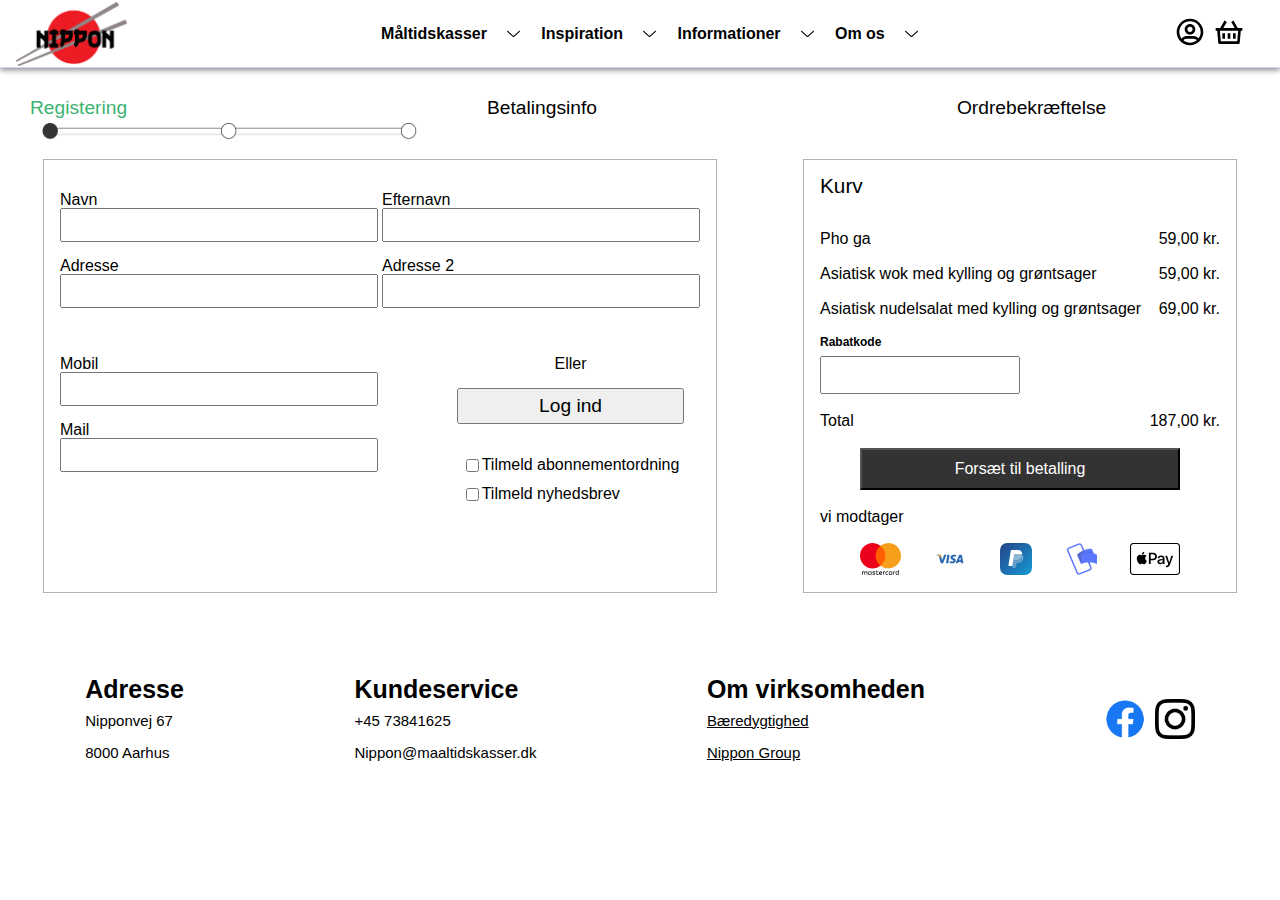
<file: registrering.html>
<!DOCTYPE html>
<html lang="da">

<head>
    <meta charset="UTF-8">
    <meta http-equiv="X-UA-Compatible" content="IE=edge">
    <meta name="viewport" content="width=device-width, initial-scale=1.0">
    <meta name="description" content="Indtastning af personoplysninger - adresse osv. ifb. køb">
    <meta name="keywords" content="Adresse, oplysninger, køb, nummer, mail, bestilling, ordres">
    <title>Registrering | Nippon</title>
    <link rel="icon" type="image/x-icon" href="img/logo.png">
    <link rel="stylesheet" href="css/style.css">
    <link href="https://fonts.googleapis.com/icon?family=Material+Icons" rel="stylesheet">
</head>

<body>
    <header class="navigation__container">
        <a href="index.html"><img class="logo" src="img/logo.png" alt="Nippon logo"></a>
        <nav>
            <!-- Menu items og dropdown hover fra w3schools-->
            <div class="menuitems__container">
                <div class="dropdown">
                    <a class="overmenu menuitem" href="maaltidskasser.html">Måltidskasser</a>
                    <div class="pil">
                        <img src="img/pil_ned.svg" alt="dropdown pil">
                        <div class="dropdown_content">
                            <a href="denstudievenlige.html">Den studievenlige</a>
                            <a href="under_konstruktion.html">Den vegetariske</a>
                            <a href="under_konstruktion.html">Den veganske</a>
                            <a href="under_konstruktion.html">Den sunde</a>
                            <a href="under_konstruktion.html">Den luksus</a>
                            <a href="under_konstruktion.html">Den børnevenlige</a>
                            <a href="skraeddersy.html">Skræddersy din egen måltidskasse</a>
                        </div>
                    </div>
                </div>

                <div class="dropdown">
                    <a class="overmenu menuitem" href="under_konstruktion.html">Inspiration</a>
                    <div class="pil">
                        <img src="img/pil_ned.svg" alt="dropdown pil">
                        <div class="dropdown_content">
                            <a href="under_konstruktion.html">Spar tid og penge med en madplan</a>
                            <a href="under_konstruktion.html">Nem aftensmad</a>
                            <a href="under_konstruktion.html">Sund aftensmad</a>
                        </div>
                    </div>
                </div>

                <div class="dropdown">
                    <a class="overmenu menuitem" href="under_konstruktion.html">Informationer</a>
                    <div class="pil">
                        <img src="img/pil_ned.svg" alt="dropdown pil">
                        <div class="dropdown_content">
                            <a href="under_konstruktion.html">Sådan fungerer det</a>
                            <a href="under_konstruktion.html">Ingredienser</a>
                            <a href="under_konstruktion.html">Leveringsområde</a>
                            <a href="under_konstruktion.html">Bæredygtighed</a>
                            <a href="under_konstruktion.html">Abonnementsordning</a>
                            <a href="under_konstruktion.html">Leverandører</a>
                        </div>
                    </div>
                </div>

                <div class="dropdown">
                    <a class="overmenu menuitem" href="under_konstruktion.html">Om os</a>
                    <div class="pil">
                        <img src="img/pil_ned.svg" alt="dropdown pil">
                        <div class="dropdown_content">
                            <a href="under_konstruktion.html">Vores asiatiske køkken</a>
                            <a href="under_konstruktion.html">Kontakt os</a>
                        </div>
                    </div>
                </div>
            </div>
        </nav>
        <div class="user_cart">
            <a href="log-in.html"><img class="user" src="img/user.svg" alt="user logo for login"></a>
            <img class="cart" src="img/cart.svg" alt="cart logo for login" onclick="show()">
        </div>
    </header>


    <!--BREDCRUMB-->
    <div class="bredcrumb">
        <p class="bredcrumb_farve">Registering</p>
        <i class="material-icons">arrow_right_alt</i>
        <p> Betalingsinfo</p>
        <i class="material-icons">arrow_right_alt</i>
        <p> Ordrebekræftelse </p>
    </div>

    <img class="flowet" src="img/progress_bar1.png" alt="processbar for flowet">

    <!--KORT OPLYSNINGER-->
    <section class="regi-betal">
        <section class="registering">
            <div class="registering-info">
                <div class="navn-efter">
                    <div class="navn">
                        <p>Navn</p>
                        <input type="text">
                    </div>
                    <div class="efternavn">
                        <p>Efternavn</p>
                        <input type="text">
                    </div>
                </div>
                <div class="adresse1-2">
                    <div class="adresse1">
                        <p>Adresse</p>
                        <input type="text">
                    </div>
                    <div class="adresse2">
                        <p>Adresse 2</p>
                        <input type="text">
                    </div>
                </div>

                <div class="mobil-mail-rest">
                    <div class="mobil-mail">
                        <div class="mobil">
                            <p>Mobil</p>
                            <input type="text">
                        </div>
                        <div class="mail">
                            <p>Mail</p>
                            <input type="text">
                        </div>
                    </div>
                    <div class="tilmeld">
                        <div class="eller-log">
                            <p>Eller</p>
                            <button onclick="window.location.href='log-in.html'">Log ind</button>
                        </div>
                        <div class="tilmeld-ny-abo">
                            <div class="abo">
                                <input type="checkbox">
                                <p>Tilmeld abonnementordning</p>
                            </div>
                            <div class="nyhed">
                                <input type="checkbox">
                                <p>Tilmeld nyhedsbrev</p>
                            </div>
                        </div>
                    </div>
                </div>
            </div>
        </section>


        <section class="ordre_reg">
            <h2>Kurv</h2>
            <div class="ordre_mad">
                <p>Pho ga</p>
                <p class="ordre_pris">59,00 kr.</p>
            </div>
            <div class="ordre_mad">
                <p>Asiatisk wok med kylling
                    og grøntsager </p>
                <p class="ordre_pris">59,00 kr.</p>
            </div>
            <div class="ordre_mad">
                <p>Asiatisk nudelsalat med
                    kylling og grøntsager </p>
                <p class="ordre_pris">69,00 kr.</p>
            </div>
            <div class="rabat">
                <p>Rabatkode</p>
                <input type="text">
            </div>
            <div class="total">
                <h3>Total</h3>
                <p>187,00 kr.</p>
            </div>

            <button onclick="window.location.href='betalingsinfo.html'" class="forsæt">Forsæt til betalling</button>

            <p>vi modtager</p>
            <div class="betalingsmetode">
                <img src="img/mastercard.svg" alt="Mastercard billede">
                <img src="img/visa.svg" alt="Visa kort">
                <img src="img/paypal.svg" alt="Paypal logo">
                <img src="img/mobilepay.png" alt="Mobilpay logo">
                <img src="img/applepay.svg" alt="Appel pay logo">
            </div>

        </section>

    </section>



    <!--FOOTER-->
    <footer class="footer">
        <div class="footer_info">
            <h4>Adresse</h4>
            <p>Nipponvej 67</p>
            <p>8000 Aarhus</p>
        </div>

        <div class="footer_info">
            <h4>Kundeservice</h4>
            <p>+45 73841625</p>
            <p> Nippon@maaltidskasser.dk</p>
        </div>
        <div class="footer_info">
            <h4>Om virksomheden</h4>
            <p class="link">Bæredygtighed</p>
            <p class="link">Nippon Group</p>
        </div>
        <div class="some">
            <a href="https://facebook.com"><img src="img/facebook_logo.png" alt="Facebook logo"></a>
            <a href="https://instagram.com"><img src="img/instagram_logo.png" alt="Instagram logo"></a>
        </div>
    </footer>

</body>
</file>
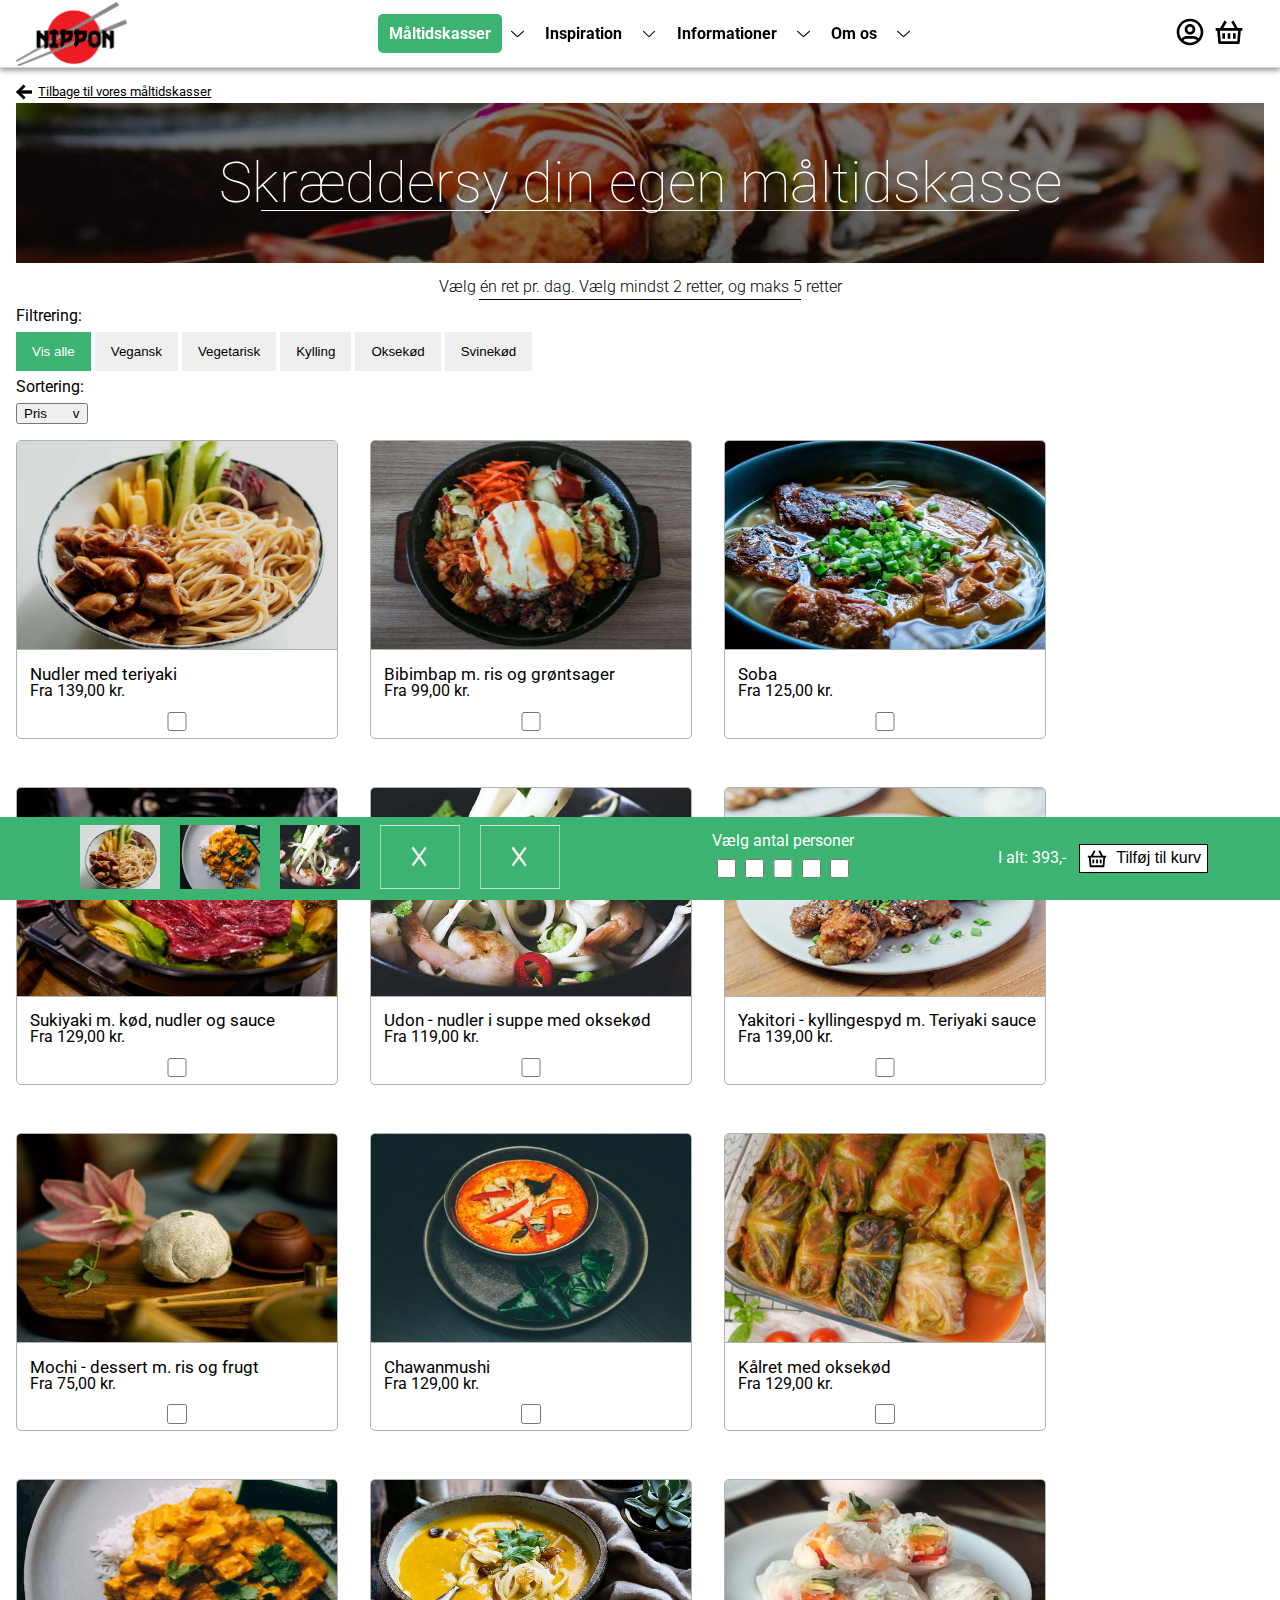
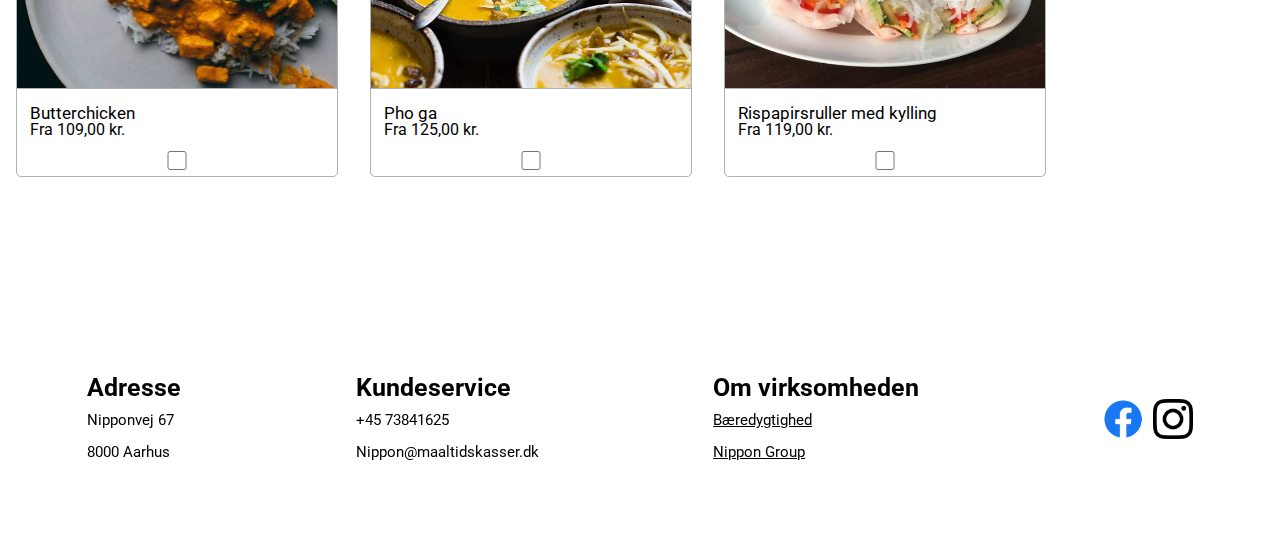
<file: skraeddersy.html>
<!DOCTYPE html>
<html lang="da">

<head>
    <meta charset="UTF-8">
    <meta http-equiv="X-UA-Compatible" content="IE=edge">
    <meta name="viewport" content="width=device-width, initial-scale=1.0">
    <meta name="description" content="Skræddersy din egen måltidskasse, ved at vælge retter">
    <meta name="keywords" content="skræddersy, retter, måltidskasse, custom, customize, filtrering">
    <title>Skræddersy | Nippon</title>
    <link rel="icon" type="image/x-icon" href="img/logo.png">
    <link rel="stylesheet" href="css/style.css">
    <link href="https://fonts.googleapis.com/css2?family=Roboto:wght@100;300;400;700&display=swap" rel="stylesheet">
</head>

<body>
    <header class="navigation__container">
        <a href="index.html"><img class="logo" src="img/logo.png" alt="Nippon logo"></a>
        <nav>
            <!-- Menu items og dropdown hover fra w3schools-->
            <div class="menuitems__container">
                <div class="dropdown">
                    <a class="overmenu menuitem active_menuitem" href="maaltidskasser.html">Måltidskasser</a>
                    <div class="pil">
                        <img src="img/pil_ned.svg" alt="dropdown pil">
                        <div class="dropdown_content">
                            <a href="denstudievenlige.html">Den studievenlige</a>
                            <a href="under_konstruktion.html">Den vegetariske</a>
                            <a href="under_konstruktion.html">Den veganske</a>
                            <a href="under_konstruktion.html">Den sunde</a>
                            <a href="under_konstruktion.html">Den luksus</a>
                            <a href="under_konstruktion.html">Den børnevenlige</a>
                            <a href="skraeddersy.html">Skræddersy din egen måltidskasse</a>
                        </div>
                    </div>
                </div>

                <div class="dropdown">
                    <a class="overmenu menuitem" href="under_konstruktion.html">Inspiration</a>
                    <div class="pil">
                        <img src="img/pil_ned.svg" alt="dropdown pil">
                        <div class="dropdown_content">
                            <a href="under_konstruktion.html">Spar tid og penge med en madplan</a>
                            <a href="under_konstruktion.html">Nem aftensmad</a>
                            <a href="under_konstruktion.html">Sund aftensmad</a>
                        </div>
                    </div>
                </div>

                <div class="dropdown">
                    <a class="overmenu menuitem" href="under_konstruktion.html">Informationer</a>
                    <div class="pil">
                        <img src="img/pil_ned.svg" alt="dropdown pil">
                        <div class="dropdown_content">
                            <a href="under_konstruktion.html">Sådan fungerer det</a>
                            <a href="under_konstruktion.html">Ingredienser</a>
                            <a href="under_konstruktion.html">Leveringsområde</a>
                            <a href="under_konstruktion.html">Bæredygtighed</a>
                            <a href="under_konstruktion.html">Abonnementsordning</a>
                            <a href="under_konstruktion.html">Leverandører</a>
                        </div>
                    </div>
                </div>

                <div class="dropdown">
                    <a class="overmenu menuitem" href="under_konstruktion.html">Om os</a>
                    <div class="pil">
                        <img src="img/pil_ned.svg" alt="dropdown pil">
                        <div class="dropdown_content">
                            <a href="under_konstruktion.html">Vores asiatiske køkken</a>
                            <a href="under_konstruktion.html">Kontakt os</a>
                        </div>
                    </div>
                </div>
            </div>
        </nav>
        <div class="user_cart">
            <a href="log-in.html"><img class="user" src="img/user.svg" alt="user logo for login"></a>
            <img class="cart" src="img/cart.svg" alt="cart logo for login" onclick="show()">
        </div>
    </header>

    <!-- POPUP KURV -->
    <div id="popup_kurv">
        <p>Din vare er blevet tilføjet til kurven:</p>
        <div>
            <span class="kryds" onclick="hide()">X</span>
        </div>

        <p>1x skræddersy måltidskasse</p>
        <p class="kurv_indskudt">1x Sukiyaki <br> 1x Nudler <br> 1x Soba <br> <br> I alt: <span
                class="pris">393,-</span></p>
        <div class="knapper">
            <button id="button_pop_sort" onclick="window.location.href='index.html'">Shop videre</button>
            <button id="button_pop" type="submit" onclick="window.location.href='registrering.html'">Til kassen</button>
        </div>
    </div>
    <!-- POPUP KURV SLUT -->

    <div>
        <a href="maaltidskasser.html" class="tilbage">
            <img class="pil_venstre" src="img/pil_venstre.svg" alt="pil der peger til venstre">
            <p> Tilbage til vores måltidskasser</p>
        </a>
    </div>

    <section class="hero_2">
        <h1 class="hero_text_2">Skræddersy din egen måltidskasse</h1>
    </section>

    <div class="onboarding">
        <h2>Vælg én ret pr. dag. Vælg mindst 2 retter, og maks 5 retter</h2>
    </div>
    <div id="myBtnContainer">
        <h2>Filtrering:</h2>
        <button class="btn active" onclick="filterSelection('all')">Vis alle</button>
        <button class="btn" onclick="filterSelection('veganks')">Vegansk</button>
        <button class="btn" onclick="filterSelection('vegetarisk')">Vegetarisk</button>
        <button class="btn" onclick="filterSelection('kylling')">Kylling</button>
        <button class="btn" onclick="filterSelection('oksekoed')">Oksekød</button>
        <button class="btn" onclick="filterSelection('svinekoed')">Svinekød</button>

        <h2>Sortering:</h2>
        <input type="button" value="Pris       v">
    </div>

    <div class="filterDiv_container">
        <div class="article_content fill_div filterDiv kylling">
            <div onclick="openModal()">
                <img src="img/teriyaki_noodles.jpg" alt="Teriyaki noodles">
                <div class="article_text">
                    <p class="box_navn">Nudler med teriyaki </p>
                    <p>Fra 139,00 kr. </p>
                </div>
            </div>
            <input class="checkbox" type="checkbox">
        </div>

        <div class="article_content fill_div filterDiv vegetarisk">
            <div onclick="openModal()">
                <img src="img/bibimbap.jpg" alt="bibimbap med ris og grøntsager">
                <div class="article_text">
                    <p class="box_navn">Bibimbap m. ris og grøntsager </p>
                    <p> Fra 99,00 kr. </p>
                </div>
            </div>
            <input class="checkbox" type="checkbox">
        </div>

        <div class="article_content fill_div filterDiv oksekoed">
            <div onclick="openModal()">
                <img src="img/soba.jpg" alt="soba ret">
                <div class="article_text">
                    <p class="box_navn">Soba</p>
                    <p> Fra 125,00 kr. </p>
                </div>
            </div>
            <input class="checkbox" type="checkbox">
        </div>

        <div class="article_content fill_div filterDiv oksekoed">
            <div onclick="openModal()">
                <img src="img/sukiyaki.jpg" alt="sukiyaki ret med kød nudler og sauce">
                <div class="article_text">
                    <p class="box_navn">Sukiyaki m. kød, nudler og sauce </p>
                    <p> Fra 129,00 kr. </p>
                </div>
            </div>
            <input class="checkbox" type="checkbox">
        </div>

        <div class="article_content fill_div filterDiv oksekoed">
            <div onclick="openModal()">
                <img src="img/sudo.jpg" alt="sudo nudler og grønt">
                <div class="article_text">
                    <p class="box_navn">Udon - nudler i suppe med oksekød</p>
                    <p> Fra 119,00 kr. </p>
                </div>
            </div>
            <input class="checkbox" type="checkbox">
        </div>

        <div class="article_content fill_div filterDiv kylling">
            <div onclick="openModal()">
                <img src="img/yakitori.jpg" alt="Yakitori kyllingespyd">
                <div class="article_text">
                    <p class="box_navn">Yakitori - kyllingespyd m. Teriyaki sauce</p>
                    <p> Fra 139,00 kr. </p>
                </div>
            </div>
            <input class="checkbox" type="checkbox">
        </div>

        <div class="article_content fill_div filterDiv vegatar vegansk">
            <div onclick="openModal()">
                <img src="img/mochi.jpg" alt="mochi dessert">
                <div class="article_text">
                    <p class="box_navn">Mochi - dessert m. ris og frugt</p>
                    <p> Fra 75,00 kr. </p>
                </div>
            </div>
            <input class="checkbox" type="checkbox">
        </div>

        <div class="article_content fill_div filterDiv kylling">
            <div onclick="openModal()">
                <img src="img/soup.jpg" alt="chawanmushi suppe">
                <div class="article_text">
                    <p class="box_navn">Chawanmushi</p>
                    <p> Fra 129,00 kr. </p>
                </div>
            </div>
            <input class="checkbox" type="checkbox">
        </div>

        <div class="article_content fill_div filterDiv oksekoed">
            <div onclick="openModal()">
                <img src="img/cabbage.jpg" alt="kålret med oksekød">
                <div class="article_text">
                    <p class="box_navn">Kålret med oksekød</p>
                    <p> Fra 129,00 kr. </p>
                </div>
            </div>
            <input class="checkbox" type="checkbox">
        </div>

        <div class="article_content fill_div filterDiv kylling">
            <div onclick="openModal()">
                <img src="img/butter_chicken.jpg" alt="butterchicken ris">
                <div class="article_text">
                    <p class="box_navn">Butterchicken</p>
                    <p> Fra 109,00 kr. </p>
                </div>
            </div>
            <input class="checkbox" type="checkbox">
        </div>

        <div class="article_content fill_div filterDiv svinekoed">
            <div onclick="openModal()">
                <img src="img/pho_ga.jpg" alt="pho ga ret suppe">
                <div class="article_text">
                    <p class="box_navn">Pho ga</p>
                    <p> Fra 125,00 kr. </p>
                </div>
            </div>
            <input class="checkbox" type="checkbox">
        </div>

        <div class="article_content fill_div filterDiv kylling">
            <div onclick="openModal()">
                <img src="img/rispapir.jpg" alt="rispapirs ruller med kylling">
                <div class="article_text">
                    <p class="box_navn">Rispapirsruller med kylling</p>
                    <p> Fra 119,00 kr. </p>
                </div>
            </div>
            <input class="checkbox" type="checkbox">
        </div>
    </div>


    <div class="sticky">
        <div class="sticky_retter">
            <img src="img/teriyaki_noodles.jpg" alt="teriyaki nudler i kurven">
            <img src="img/butter_chicken.jpg" alt="butter chicken i kurven">
            <img src="img/sudo.jpg" alt="sudo i kurven">
            <img src="img/sticky_none_hvid.png" alt="billede med kryds, fordi der intet er i kurven">
            <img src="img/sticky_none_hvid.png" alt="billede med kryds, fordi der intet er i kurven">
        </div>
        <div class="sticky_personer">
            <div class="sticky_personer_overskrift">
                <p>Vælg antal personer</p>
            </div>
            <div class="sticky_personer_checkbox">
                <input class="checkbox" type="checkbox">
                <input class="checkbox" type="checkbox">
                <input class="checkbox" type="checkbox">
                <input class="checkbox" type="checkbox">
                <input class="checkbox" type="checkbox">
            </div>
        </div>
        <div class="sticky_checkud">
            <p class="sticky_total">I alt: 393,-</p>
            <button class="add_kurv" onclick="show()">
                <img src="img/cart.svg" alt="kurv ved siden af tilføj til kurv knap"> Tilføj til kurv
            </button>
        </div>
    </div>

    <footer class="footer">
        <div class="footer_info">
            <h4>Adresse</h4>
            <p>Nipponvej 67</p>
            <p>8000 Aarhus</p>
        </div>

        <div class="footer_info">
            <h4>Kundeservice</h4>
            <p>+45 73841625</p>
            <p> Nippon@maaltidskasser.dk</p>
        </div>
        <div class="footer_info">
            <h4>Om virksomheden</h4>
            <p class="link">Bæredygtighed</p>
            <p class="link">Nippon Group</p>
        </div>
        <div class="some">
            <a href="https://facebook.com"><img src="img/facebook_logo.png" alt="Facebook logo"></a>
            <a href="https://instagram.com"><img src="img/instagram_logo.png" alt="Instagram logo"></a>
        </div>
    </footer>

<!-- Modal -->
<div id="myModal" class="modal">
    <!-- Modal content -->
    <section class="modal-indhold">
        <span class="close" onclick="closeModal()">&times;</span>
        <h1>Nudler med stegt tofu</h1>
        <div class="nudler-opskrift">
            <div class="nudler-img">
                <iframe width="540" height="300" src="https://www.youtube.com/embed/AHXd0EDhsxE"
                    title="YouTube video player" frameborder="0"
                    allow="accelerometer; autoplay; clipboard-write; encrypted-media; gyroscope; picture-in-picture; web-share"
                    allowfullscreen></iframe>
                <div class="info-næring">
                    <div class="nudler-info">
                        <h4>Ingredienser pr person:</h4>
                        <p>200g tofu <br>
                            2 spsk olie <br>
                            2 tsk soya <br>
                            1 tsk honning <br>
                            1 fed hvidløg <br>
                            Nudler <br>
                            Salt <br>
                            Peber <br>
                        </p>
                    </div>
                    <div class="nudler-næring">
                        <h4>Næringsindhold pr 100 g</h4>
                        <p>Kalorier: 380 kcal <br>
                            Protein: 16 gram <br>
                            Kulhydrater: 68 gram <br>
                            Fedt: 6 gram <br>
                            Fibre: 6 gram <br>
                            Natrium: 1180 mg</p>
                    </div>
                </div>
                <div class="check-tilføj">
                    <div class="check-person">
                        <div class="person_check">
                            <p>Vælg antal personer</p>
                        </div>
                        <div class="input_person_check">
                            <input type="checkbox">
                            <input type="checkbox">
                            <input type="checkbox">
                            <input type="checkbox">
                            <input type="checkbox">
                        </div>

                    </div>
                    <div class="sticky_checkud">
                        <p class="sticky_total">I alt: 393,-</p>
                        <button class="add_kurv" onclick="show(),closeModal()">
                            <img src="img/cart.svg" alt="billede af en indkøbskurv"> Tilføj til kurv
                        </button>
                    </div>
                </div>
            </div>
            <div class="step_by_step">
                <div class="step_info">
                    <img src="img/step_1.jpg" alt="en person som koger nudler hen over en vask">
                    <div>
                        <h2>Step 1</h2>
                        <p>Kog nudlerne efter anvisning på pakken. Når de er færdige,
                            dræner du dem og skyller dem i koldt vand. Hæld dem i en skål
                            Sæt dem til side.</p>
                    </div>
                </div>
                <div class="step_info">
                    <img src="img/step_2.jpg" alt="en person som heler olie på sine svampe der ligger i en pande">
                    <div>
                        <h2>Step 2</h2>
                        <p>Varm olien op i en wok eller stor pande over medium varme.
                            Tilsæt tofuen og bland det med marinaden. Hæld derefter den afkølede tofu i skålen med
                            nudlerne.
                        </p>
                    </div>
                </div>
                <div class="step_info">
                    <img src="img/step_3.jpg" alt="kyllingestrimler der ligger på en pande og steger">
                    <div>
                        <h2>Step 3</h2>
                        <p>Tilsæt forårsløg og retten er klar til servering.
                        </p>
                    </div>
                </div>
            </div>
        </div>
    </section>
</div>

    <script src="js/script.js"></script>
</body>

</html>
</file>
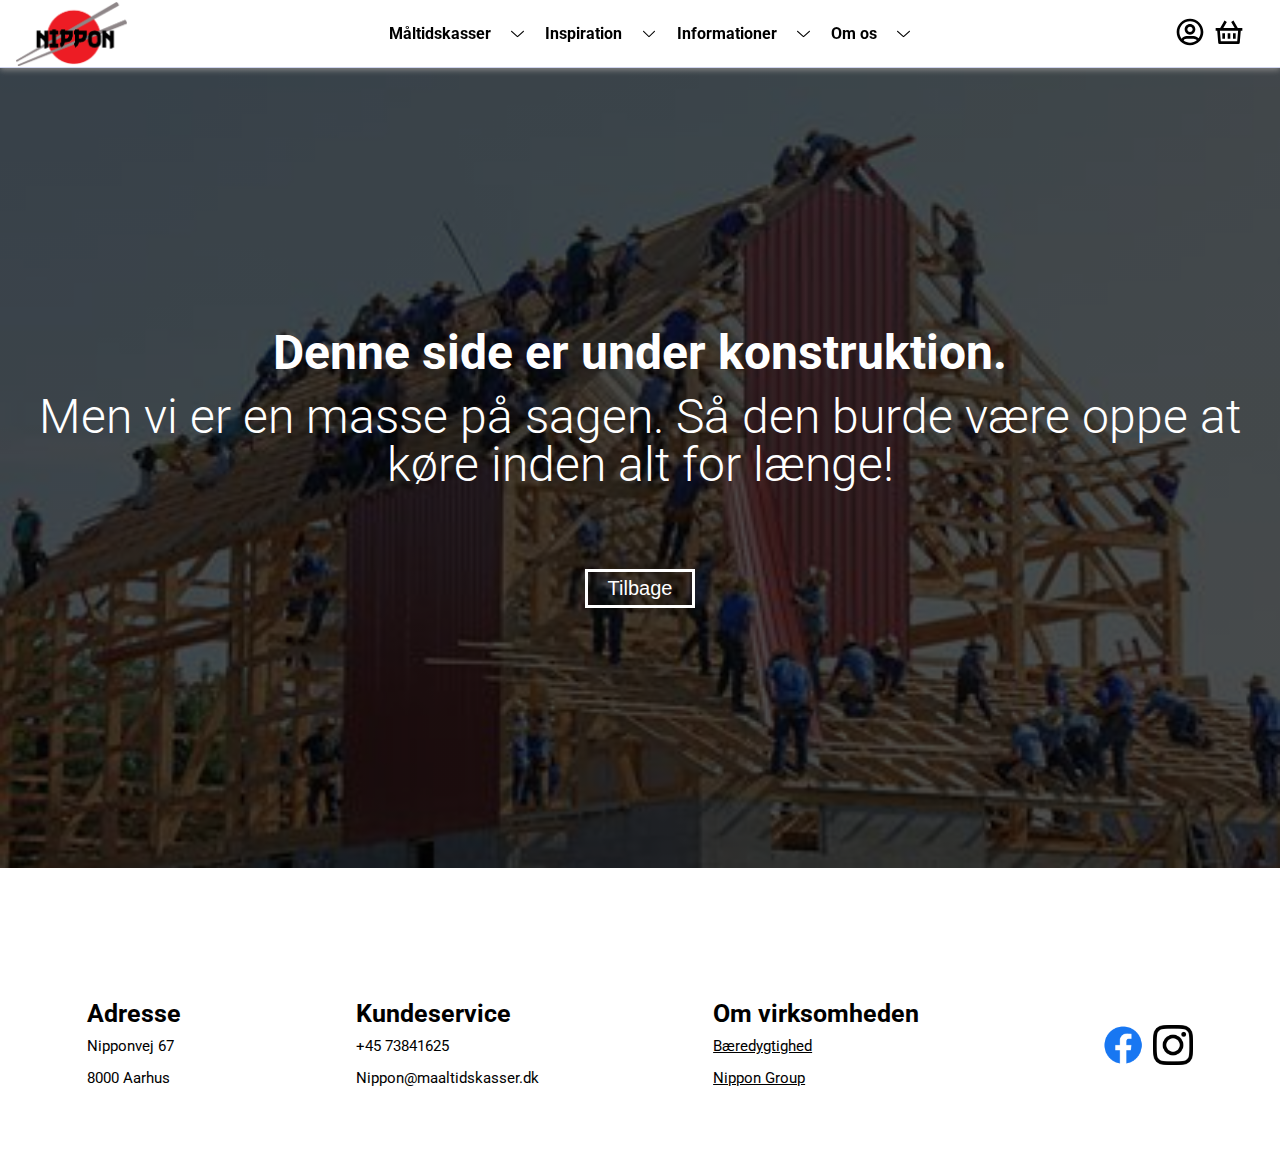
<file: under_konstruktion.html>
<!DOCTYPE html>
<html lang="da">

<head>
    <meta charset="UTF-8">
    <meta http-equiv="X-UA-Compatible" content="IE=edge">
    <meta name="viewport" content="width=device-width, initial-scale=1.0">
    <meta name="description" content="Denne side er under konstruktion, og endnu ikke udviklet">
    <meta name="keywords" content="konstruktion, tilbage">
    <title>Måltidskasser | Nippon</title>
    <link rel="icon" type="image/x-icon" href="img/logo.png">
    <link rel="stylesheet" href="css/style.css">
    <link href="https://fonts.googleapis.com/css2?family=Roboto:wght@100;300;400;700&display=swap" rel="stylesheet">

</head>

<body>
    <header class="navigation__container">
        <a href="index.html"><img class="logo" src="img/logo.png" alt="Nippon logo"></a>
        <nav>
            <!-- Menu items og dropdown hover fra w3schools-->
            <div class="menuitems__container">
                <div class="dropdown">
                    <a class="overmenu menuitem" href="maaltidskasser.html">Måltidskasser</a>
                    <div class="pil">
                        <img src="img/pil_ned.svg" alt="dropdown pil">
                        <div class="dropdown_content">
                            <a href="denstudievenlige.html">Den studievenlige</a>
                            <a href="under_konstruktion.html">Den vegetariske</a>
                            <a href="under_konstruktion.html">Den veganske</a>
                            <a href="under_konstruktion.html">Den sunde</a>
                            <a href="under_konstruktion.html">Den luksus</a>
                            <a href="under_konstruktion.html">Den børnevenlige</a>
                            <a href="skraeddersy.html">Skræddersy din egen måltidskasse</a>
                        </div>
                    </div>
                </div>

                <div class="dropdown">
                    <a class="overmenu menuitem" href="under_konstruktion.html">Inspiration</a>
                    <div class="pil">
                        <img src="img/pil_ned.svg" alt="dropdown pil">
                        <div class="dropdown_content">
                            <a href="under_konstruktion.html">Spar tid og penge med en madplan</a>
                            <a href="under_konstruktion.html">Nem aftensmad</a>
                            <a href="under_konstruktion.html">Sund aftensmad</a>
                        </div>
                    </div>
                </div>

                <div class="dropdown">
                    <a class="overmenu menuitem" href="under_konstruktion.html">Informationer</a>
                    <div class="pil">
                        <img src="img/pil_ned.svg" alt="dropdown pil">
                        <div class="dropdown_content">
                            <a href="under_konstruktion.html">Sådan fungerer det</a>
                            <a href="under_konstruktion.html">Ingredienser</a>
                            <a href="under_konstruktion.html">Leveringsområde</a>
                            <a href="under_konstruktion.html">Bæredygtighed</a>
                            <a href="under_konstruktion.html">Abonnementsordning</a>
                            <a href="under_konstruktion.html">Leverandører</a>
                        </div>
                    </div>
                </div>

                <div class="dropdown">
                    <a class="overmenu menuitem" href="under_konstruktion.html">Om os</a>
                    <div class="pil">
                        <img src="img/pil_ned.svg" alt="dropdown pil">
                        <div class="dropdown_content">
                            <a href="under_konstruktion.html">Vores asiatiske køkken</a>
                            <a href="under_konstruktion.html">Kontakt os</a>
                        </div>
                    </div>
                </div>
            </div>
        </nav>
        <div class="user_cart">
            <a href="log-in.html"><img class="user" src="img/user.svg" alt="user logo for login"></a>
            <img class="cart" src="img/cart.svg" alt="cart logo for login"  onclick="show()">
        </div>
    </header>

    <div class="konstruktion_img">
        <div  class="konstruktion_text">
            <h1 class="bold">Denne side er under konstruktion.</span></h1>
            <h2 class="h2_wrap">Men vi er en masse på sagen. Så den burde være oppe at køre inden alt for længe!</h2>
            <button class="konstruktion_btn" onclick="window.history.go(-1); return false;">Tilbage</button>
     </div>
     
    </div>

    <footer class="footer">
        <div class="footer_info">
            <h4>Adresse</h4>
            <p>Nipponvej 67</p>
            <p>8000 Aarhus</p>
        </div>

        <div class="footer_info">
            <h4>Kundeservice</h4>
            <p>+45 73841625</p>
            <p> Nippon@maaltidskasser.dk</p>
        </div>
        <div class="footer_info">
            <h4>Om virksomheden</h4>
            <p class="link">Bæredygtighed</p>
            <p class="link">Nippon Group</p>
        </div>
        <div class="some">
            <a href="https://facebook.com"><img src="img/facebook_logo.png" alt="Facebook logo"></a>
            <a href="https://instagram.com"><img src="img/instagram_logo.png" alt="Instagram logo"></a>
        </div>
    </footer>

</body>
<script src="js/script.js"></script>

</html>
</file>
<file: css/style.css>
/* http://meyerweb.com/eric/tools/css/reset/
v2.0 | 20110126
License: none (public domain)
*/
html, body, div, span, applet, object, iframe,
h1, h2, h3, h4, h5, h6, p, blockquote, pre,
a, abbr, acronym, address, big, cite, code,
del, dfn, em, img, ins, kbd, q, s, samp,
small, strike, strong, sub, sup, tt, var,
b, u, i, center,
dl, dt, dd, ol, ul, li,
fieldset, form, label, legend,
table, caption, tbody, tfoot, thead, tr, th, td,
article, aside, canvas, details, embed,
figure, figcaption, footer, header, hgroup, 
menu, nav, output, ruby, section, summary,
time, mark, audio, video {
    margin: 0;
    padding: 0;
    border: 0;
    font-size: 100%;
    font: inherit;
    vertical-align: baseline;
}
/* HTML5 display-role reset for older browsers */
article, aside, details, figcaption, figure, 
footer, header, hgroup, menu, nav, section {
    display: block;
}
body {
    line-height: 1;
}
ol, ul {
    list-style: none;
}
blockquote, q {
    quotes: none;
}
blockquote:before, blockquote:after,
q:before, q:after {
    content: '';
    content: none;
}
table {
    border-collapse: collapse;
    border-spacing: 0;
}
body{
    min-height: 100vh;
    margin: 0;
    font-family: 'Roboto', sans-serif;
}


/*---------------- header og nav ------------ */
.logo{
    height: 4rem;
    width: auto;
    margin-top: 0.2rem;
    margin-left: 1rem;
}

/* --------- Dropdown menu fra w3schools ----- */
.dropdown {
    position: relative;
    display: block;
    left: 0;
    right: 0%;
    margin-left: auto;
    margin-right: auto;
}

.dropdown_content {
    display: none;
    position: absolute;
    min-width: 100vw;
    background-color: whitesmoke;
    box-shadow: 0px 8px 16px 0px rgba(0, 0, 0, 0.2);
    z-index: 9999;
    right: 0;
    margin-top: 0.7rem;
}

.dropdown_content a {
    color: black;
    padding: 12px 16px;
    text-decoration: none;
    display: block;
    font-weight: bold;
    border-bottom: 0.1px solid black;
}

.dropdown_content :last-child{
    border: none
}

.dropdown_content a:hover {
    background-color: mediumseagreen;
    color: white;
}

/* drowdown menu skal vise når pilen bliver trykket/hoveret */
.pil:hover .dropdown_content {
    display: block;
}

.dropdown:hover .dropbtn {
    background-color: mediumseagreen;
    color: white;
}

.pil {
    height: 0.8rem;
    width: 0.8rem;
    position: absolute;
    display: inline;
    top: 0;
    right: 0;
    padding: 13px 10px;
    z-index: auto;
}

.menuitem {
    display: block;
    width: 100%;
    padding: 0.7rem;
    text-decoration: none;
    text-align: center;
    font-size: 1rem;
    border: none;
    background-color: transparent;
    font-weight: bold;
    color: black;
}

.active_menuitem {
    background: mediumseagreen;
    color: white;
    border-radius: 5px;
}

.navigation__container {
    position: sticky;
    top: 0;
    border-bottom: 1px solid rgba(34, 56, 178, 0.21);
    box-shadow: 0px 2px 6px 0px #888888; ;
    z-index: 1;
    display: flex;
    justify-content: space-between;
    background-color: white;
    display: flex;
    justify-content: space-between;
    align-items: center;
    height: 4.2rem;
}

.dropdown_content {
    display: none;
    position: absolute;
    min-width: 160px;
    box-shadow: 0px 8px 16px 0px rgba(0, 0, 0, 0.2);
    border-radius: 5px;
}

.dropdown_content a:hover {
    border-radius: 5px;
}

.menuitems__container {
    display: flex;
    justify-content: space-between;
    align-items: center;
}

.menuitem:hover {
    background: mediumseagreen;
    color: white;
    cursor: pointer;
    position: relative;
    border-radius: 5px;
} 

.menuitem {
    width: auto;
    margin-right: 2rem;
}

/* -------------- bruger og kurv ------------ */
.user_cart {
    display: flex;
    flex-direction: row;
    margin-right: 2rem;
    cursor: pointer;
}

.user_cart img {
    height: 2rem;
    width: auto;
    margin: 0 0.2rem;
}



/* ---------------- Hero ------------------ */
.hero_img{
    background-image: 
    linear-gradient(
    rgba(0,0,0,0.5),
    rgba(0,0,0,0.5)),
    url("../img/mad_overview.jpg");
    background-position: center;
    background-repeat: no-repeat;
    background-size: cover;
    height: 500px;
    display: flex;
    justify-content: center;
    align-items: center; 
    margin-bottom: 50px;
}

.hero_2{
    background-image: 
    linear-gradient(
    rgba(0,0,0,0.5),
    rgba(0,0,0,0.5)),
    url("../img/sushi.jpg");
    background-position: right 50% bottom 35%;
    background-repeat: no-repeat;
    background-size: cover;
    height: 10rem;
    display: flex;
    justify-content: center;
    align-items: center; 
    margin: 1rem;
}

.hero_text_2{
    display: inline-block;
    position: relative;
    color: #fff;
    text-align: center;
    font-size: 3.5rem;
    font-weight: 100;
}


.hero_text_2:before {
    content: "";
    position: absolute;
    width: 90%;
    height: 20px;
    bottom: 0;
    left: 5%;
    border-bottom: 1px solid white;
}

hr {
    position: absolute;
    width: 22rem;
    top: 11.5rem;
    text-align: center;
}

.hr_skraeddersy {
    width: 49rem;
}

.hero_text{
    color: #fff;
    text-align: center;
    
}
.hero_text h1{
    font-size: 75px;
    font-weight: 100;
    margin-bottom: 5rem;
    margin-top: -3rem;
}

.hero_btn{
    text-decoration: none;
    color: #fff;
    padding: 5px 20px;
    border-radius: 2px;
    margin-top: 10px;
    display: inline-block;
    font-size: 20px;
    border: solid #fff;
    margin-top: 1rem;
}
.hero_btn:hover{
    background: #fff;
    color: #000;
}

.pil_venstre {
    height: 1rem;
    width: auto;
}

.tilbage {
    display: flex;
    align-items: center;
    flex-direction: row;
    flex-wrap: nowrap;
    position: relative;
    margin-left: 1rem;
    margin-top: 1rem;
    margin-bottom: -0.8rem;
    text-decoration: none;
    color: black;
}

.tilbage p {
    margin-left: .4rem;
    font-size: 0.8rem;
    text-decoration: underline;
}


/*   --------------  Article  ----------------  */
.article_container{
    display: flex;
    flex-direction: row;
    justify-content: space-around;
    max-width: 100%;
    flex-wrap: wrap;
}

.article_content {
    border: 1px solid rgba(0, 0, 0, .3);
    margin-bottom: 1.5rem;
    border-radius: 5px;
    width: 20rem;
    height: auto;
    cursor: pointer;
}

.article_content:hover {
    box-shadow: 5px 5px 5px rgba(0, 0, 0, 0.1)
}

.article_content img{
    height: 13rem;
    width: auto;
    border-bottom: 0.1px solid rgba(0, 0, 0, .3);
    padding: 0.8rem;
}

.article_main h2{
    text-align: center;
    font-size: 36px;
    margin-bottom: 4rem;
}

.article_text{
    margin: 0.8rem 0 0.8rem 0.8rem;
}

.box_navn{
    font-size: 17px;
}

.div_link {
    text-decoration: none;
    color: inherit;
}

.onboarding {
    text-align: center;
}

.onboarding h2 {
    font-weight: 300;
    display: inline-block;
    padding-bottom: 5px;
    position: relative;
}
.onboarding h2:before{
    content: "";
    position: absolute;
    width: 80%;
    height: 1px;
    bottom: 0;
    left: 10%;
    border-bottom: 1px solid black;
}

.wrapper {
    width: 70rem;
    margin: auto;
}
/* ----------------- trustpilot og info section ---------- */

.info_section {
    background-color: mediumseagreen;
    padding-top: 2rem;
    color: white;
    margin-top: 3rem;
}
.info_section h3 {
    font-size: 2rem;
    text-align: center;
}

.info_section img {
    height: 10rem;
    width: auto;
}

.info_cards {
    display: flex;
    flex-direction: row;
    justify-content: space-between;
    margin: 0 2rem 0 2rem;
    align-items: center;
}

.box_overskrift {
    font-size: 1.8rem;
    font-weight: bold;
}

.box_underskrift {
    font-size: 1.3rem;
}

.info_card {
    text-align: center;
}

/*   --------------  FOOTER  ----------------  */
.footer{
    display: flex;
    flex-direction:row;
    justify-content:space-around;
    position: relative;
    align-items: center;
    padding: 5rem 0 5rem 0;

}

.footer_info{
    display: flex;
    flex-direction: column;
    justify-content: space-between;
    align-items: flex-start;
    line-height: 2rem;

}
.footer_info h3{
    font-weight: bold;
    font-size: 25px;
}
.footer h4{
    font-weight: bold;
    font-size: 25px;
}
.footer p{
    font-size: 15px;
}

.link{
    text-decoration: underline;
}

.some{
    display: flex;
    flex-direction: row;
    justify-content: space-between;
    justify-self: flex-end;
}

.some img{
    height: 2.5rem;
    margin-left: 0.6rem;
    width: auto;
}

/* --------------- sortering ------------ */
.btn {
  border: none;
  outline: none;
  padding: 12px 16px;
  cursor: pointer;
}

.btn:hover {
  background-color: #ddd;
}

.btn.active {
  background-color: mediumseagreen;
  color: white;
}

#myBtnContainer {
    margin-left: 1rem;
}

#myBtnContainer h2{
    margin-bottom: 0.5rem;
    margin-top: 0.5rem;
}

.filterDiv {
    display: none;
    margin: 1rem;
    margin-bottom: 2rem;
}

.filterDiv_container {
    overflow: hidden;
    display: flex;
    flex-direction: row;
    max-width: 100%;
    flex-wrap: wrap;
    height: 120%;
}

.fill_div {
    justify-content: center;
    align-items: center;
    overflow: hidden
}
.fill_div img {
    flex-shrink: 0;
    min-width: 100%;
    min-height: 100%;
    padding: 0;
}

.show {
    display: block;
}

/* ------------------- skræddersy kasser ------------ */

.center-cropped {
    object-fit: none; /* Do not scale the image */
    object-position: center; /* Center the image within the element */
    height: 100px;
    width: 100px;
    background-size: cover;
}

.checkbox {
    margin: auto;
    display: block;
    width: 1.2rem;
    height: 1.2rem;
    margin-bottom: 0.4rem;
}

/* --------- sticky kurv, personer og retter under skræddersy siden ------ */
.add_kurv {
    display: flex;
    align-items: center;
    border: 1px solid black;
    background-color: white;
    height: 1.8rem;
    font-size: 1rem;
    cursor: pointer;
}

.add_kurv img {
    height: 1.4rem;
    cursor: pointer;
}

.sticky {
    position: sticky;
    bottom: 0;
    display: flex;
    flex-direction: row;
    flex-wrap: nowrap;
    align-items: center;
    background: mediumseagreen;
    padding: .5rem 0 .5rem 0;
    justify-content: space-around;
    color: white;
}

.sticky_retter img {
    height: 4rem;
    width: 5rem;
    margin: 0 .5rem 0 .5rem;
}

.sticky_personer {
    display: flex;
    flex-direction: column;
    justify-content: center;
}

.sticky_personer p {
    margin-bottom: 0.4rem;
}

.sticky_personer_checkbox {
    display: flex;
    flex-direction: row;
    margin-top: 0.2rem;
}

.sticky_checkud {
    display: flex;
    align-items: center;
}

.sticky_total {
    margin-right: 0.8rem;
}

/* ---------------- popup kurv -------------- */
#popup_kurv {
    background-color: white;
    border: 1px solid black;
    padding: 1rem;
    position: fixed;
    z-index: 1;
    right: 2rem;
    top: 5rem;
    display: none;
}

.kryds {
    position: absolute;
    right: 1rem;
    margin-top: -3.5rem;
    transform: scale(1.2,1);
    cursor: pointer;
}
.kurv_indskudt {
    margin-left: 1rem;
}

#popup_kurv p {
    line-height: 1.3rem;
}

#popup_kurv p:first-child {
    margin-bottom: 1rem;
    margin-top: 1rem;
}

.pris {
    float: right;
    margin-right: 1rem;
}

.knapper {
    display: flex;
    flex-direction: row;
    justify-content: space-around;
}

#button_pop {
    background-color: white;
    cursor: pointer;
    border: 1px solid black;
    width: 40%;
    height: 2rem;
}

#button_pop_sort {
    background-color: black;
    cursor: pointer;
    border: 1px solid black;
    color: white;
    width: 40%;
}

/* ------------------- log-in -------------------- */
.log_in_side{
    display: flex;
    flex-direction: row;
    align-items: center;
    justify-content: space-around;
}

.nippon_app{
    height: 25rem;
    width: auto;
}

.log-in-box{
    border: 1px solid rgba(0, 0, 0, 0.5);
    width: 40%;
    margin-top:1rem;
    transform:scale(0.9)
}
.log-in{
    display: flex;
    flex-direction: column;
    justify-content: space-between;
    align-items: center;
}
.log-in img{
    height: 10rem;
    width: auto;
}
.log-in h1{
    text-align: center;
    font-size: 2rem;
}
.log-in input{
    width: 80%;
    font-size: 1.5rem;
    text-align: center;
}
.log-in p{
text-align: center;
margin-top: 1rem;
}
.undertext{
    display: flex;
    flex-direction: row;
    justify-content: space-between;
    align-items: center;
    margin: 0.5rem 3.5rem 0.5rem 4rem ;

}
.glemt{
    color: mediumseagreen;
    text-decoration: underline;
}


.log-in-btn{
  margin-bottom: 1rem;
  display: flex;
  justify-content: center;
  align-items: center;
}
.log-in-btn button{
    width: 30%;
    font-size: 1.4rem;
    background-color: #fff;
    border: 1px solid rgba(0, 0, 0, 0.5);
    cursor: pointer;
}
button img{
    width: auto;
    height: 1rem;
    margin-right:0.5rem;
}

.log_in_icon{
    display: flex;
    align-items: center;
    justify-content: center;
}

.log-in-btn button:hover{
box-shadow: 0 12px 16px 0 rgba(0,0,0,0.1), 0 17px 50px 0 rgba(0,0,0,0.1);
}

.log-in-box hr{
align-items: center;
position: relative;
}

.log-in-box p{
    text-align: center;
    margin-bottom: 1rem;
    margin-top: 1rem;
    font-size: 1.3rem;
}

.log-in-box h1{
    margin-top: 1rem;
}

.undertext p{
    font-size: 0.8rem;
}

/* facebook og google log-in fra w3school */
.col{
    display: flex;
    flex-direction: column;
    justify-content: space-around;
    text-align: center;
    width: 50%;
    margin: auto;
    margin-top: 6px;
    text-decoration: none;
    border-radius:5px;
    max-width: 100%;
}

.fb {
    background-color: #3B5998;
    color: white;
    text-decoration: none;
}

.fb_btn{
    width: 100%;
    padding: 12px 0px 12px 0px;
    border: none;
    border-radius: 4px;
    margin: 5px 0;
    opacity: 0.85;
    display: inline-block;
    font-size: 17px;
    line-height: 20px;
    text-decoration: none;
}
  
.google {
    background-color: #dd4b39;
    color: white;
    text-decoration: none;
}

.gog_btn{
    width: 100%;
    padding: 12px 0px 12px 0px;
    border: none;
    border-radius: 4px;
    margin: 5px 0;
    opacity: 0.85;
    display: inline-block;
    font-size: 17px;
    line-height: 20px;
    text-decoration: none;
}

.opret{
    color: mediumseagreen;
    text-decoration: underline;
}

/* ------------------- Ordrebekræftelse -------------------- */
.bredcrumb{
    display: flex;
    flex-direction: row;
    font-size: 1.2rem;
    margin-top: 30px;
    margin-left: 30px
}

.bredcrumb_farve{
    color: mediumseagreen;
}

.flowet{
    width: 375px;
    margin-left: 42px;
    margin-bottom: 1rem;
}

.h1{
    font-size: 1.75rem;
    margin-top: 40px;
    text-align: center;
}

.bold {
    font-weight: bold;
    margin-bottom: 1rem;
}

.h2{
    text-align: center;
}

.h2_wrap {
    margin: 0 1rem;
}

.ordre_nummer{
    display: flex;
    flex-direction: column;
    justify-content: center;
    align-items: center;
    border: 1px solid rgba(0, 0, 0, 0.5);
    background-color: #333;
    text-align: center;
    color: #fff;
    margin: auto;
    width: 35%;
    height:40px;
    margin-bottom: 2rem;
    margin-top: 2rem;
    font-weight: 300;
}

.johan99{
    display: flex;
    flex-direction: column;
    justify-content: center;
    align-items: center;
    border: 1px solid black;
    width: 60%;
    margin: auto;
    margin-top: 2rem;
    margin-bottom: 2rem;
}

.bekraeftelse{
    margin-top: 4rem;
    text-align: center;
    display:flex;
    flex-direction: row;
    align-items: center;
    justify-content: center;
    margin-bottom: 2rem;
}
.material-icons_check{
    align-self: flex-end;
    color: mediumseagreen;
}

/* ------------------- Betalingsinfo -------------------- */
.text_1{
    height: 2rem;
    width: 12rem;
}

.text_2{
    height: 2rem;
    width: 3rem;
    justify-content: space-between;
}

.text_3{
    height: 2rem;
    width: 5rem;
}

.betalings_oplysninger{
    display: flex;
    flex-direction: row;
    justify-content: space-between;
    border: 1px solid black;
    padding: 5%;
    width: 35%;
    margin-top: 2%;
    align-items: center;
}

.betaling_flex {
    display: flex;
}

.oplysninger{
    float: left;
}
.oplysninger_1{
    display: flex;
    flex-direction: column;
    justify-content: space-between;
    height: 6rem
}

.annul_betaling{
    margin-left: 24%;
    margin-top: 1%;
    background-color: #000;
    color: #fff;
    padding: 0.7%;
    width: 13%;
    border: none;
    cursor: pointer;
}


.betaling_billeder{
    width: 2.5rem;
}

.alle_billeder{
    display: flex;
    flex-direction: column;
    justify-content: center;
    align-items: center;
}

.betalings_side{
    display: flex;
    flex-direction: row;
    justify-content: space-around;
}

.betaling {
    margin-bottom: 1rem;
    display: flex;
    flex-direction: row;
    align-items: center;
    justify-content: space-between;
    font-size: 18px;
    width: 21rem;
}

.betaling_venstre {
    width: 20rem;
}

.to_billeder{
    display: flex;
    flex-direction: row;
}

.tre_billeder{
    display: flex;
    flex-direction: row;
    justify-content: space-between;
    width: 10rem;
}

.b_text{
    font-size: small;
    text-align: center;
    margin: 0.4rem 0;
}

.kurv_overskrift{
    font-size: x-large;
}

.kurven{
    border: 1px solid black;
    padding: 3%;
    width: 15%;
    margin-top: 2%;
}

.bestil_knap{
    margin-left: 33.8%;
    margin-top: 1%;
    background-color: #3CB371;
    padding: 0.7%;
    width: 20%;
    border: none;
    cursor: pointer;
    color: white;
}

.i_alt{
    font-size: medium;
    font-weight: bolder;
    text-align: center;
}

.retterne{
    text-align: left;
}

.prisen{
    text-align: right;
}





/* --------------------- modalboks indhold --------------------*/
.modal-indhold{
    display: flex;
    flex-direction: column;
    align-items: center;
    background-color: #fff;
    width: 80%;
    margin: auto;
    margin-top: 1rem;
}
.modal-indhold h1{
    font-size: 3rem;
    text-decoration: underline;
    margin-top: 1rem; 
}

iframe {
    margin-left: 0.8rem;
}

.nudler-indhold{
    display: flex;
    flex-direction: column;
}
.info-næring{
    display: flex;
    flex-direction: row;
    justify-content: space-around;
}
.info-næring h4{
    font-size: 14px;
    font-weight: bold;
}
.nudler-info{
 font-size: 14px;
 line-height: 1.2rem;
 margin-top: 1rem;
}
.nudler-næring{
    font-size: 14px;
    line-height: 1.2rem;
    margin-top: 1rem;
}
.info-næring h4{
    font-size: 14px;
    font-weight: bold;
}
.step_by_step{
    float: right;
    display: flex;
    flex-direction: column;
    justify-content: space-between;
    max-width: 50%;
}
.step_by_step img{
    height: 10rem;
    width: auto;
    border: 1px solid black;
    margin-right: 1rem;
    margin-bottom: 1rem;
}
.step_by_step p{
    width: 80%;
}
.step_by_step h2{
    font-weight: bold;
    font-size: 1.2rem;
    margin-bottom: 1rem;
}
.step_info{
    display: flex;
    flex-direction: row;
    justify-content: space-around;
    border-bottom: 1px solid rgba(0, 0, 0, 0.5);
    width: 90%;
    margin-bottom: 1rem;
}

.nudler-opskrift{
    display: flex;
    flex-direction: row;
    justify-content: space-between;
    margin-top: 2rem;
}
.person_check{
    display: flex;
    flex-direction: column;
    margin-left: 2rem;
    font-size: 1rem;
    font-weight: bold;
    margin-top: 1rem;
}
.check-person{
    display: flex;
    flex-direction: column;
    justify-content: center;
}
.input_person_check {
    margin-left: 2rem;
    margin-top: 0.5rem;
    margin-bottom: 1rem;
}
.input_person_check input{
    height: 1.2rem;
    width: 1.2rem;
}

.check-tilføj{
    display: flex;
    flex-direction: row;
    justify-content: space-between;
}

.check_tilføj_2{
    display: flex;
    flex-direction: row;
    justify-content: flex-end;
    margin-right: 8rem;
}

.check_tilføj_2 .sticky_personer {
    margin-right: 20rem;    
}

/* modal */
.modal {
    display: none; 
    position: fixed; 
    z-index: 1; 
    left: 0;
    top: 0;
    width: 100%; 
    height: 100%; 
    overflow: auto; 
    background-color: rgba(0, 0, 0, 0.5); 
  }
  
  
  .close {
    color: #aaaaaa;
    float: right;
    right: 0;
    position: absolute;
    font-size: 28px;
    font-weight: bold;
    margin-right: 11%;
    cursor: pointer;

  }
  
  .close:hover,
  .close:focus {
    color: #000;
    text-decoration: none;
    cursor: pointer;
  }

  /* ----------- under konstruktion ------------- */
  .konstruktion_text{
    color: #fff;
    font-size: 3rem;
    font-weight: 300;
    display: flex;
    flex-direction: column;
    justify-content: space-between;
    align-items: center;
    text-align: center;
  }
.konstruktion_btn{
    text-decoration: none;
    color: #fff;
    padding: 5px 20px;
    margin-top: 10px;
    display: inline-block;
    font-size: 20px;
    margin-top: 1rem;
    background-color: none;
    cursor: pointer;
    background: none;
    border: solid;
    margin-top: 5rem;
}
.konstruktion_btn:hover{
    background: #fff;
    color: #000;
}
  .konstruktion_img{
    background-image: 
    linear-gradient(
    rgba(0,0,0,0.7),
    rgba(0,0,0,0.7)),
    url("../img/under_konstruktion.jpg");
    background-position: center;
    background-repeat: no-repeat;
    background-size: cover;
    height: 50rem;
    display: flex;
    justify-content: center;
    align-items: center; 
    margin-bottom: 50px;
  }

  /* ------------------ Registerings --------------- */
.regi-betal{
display:flex;
flex-direction: row;
justify-content: space-around;

  }

.registering-info{
    border: 1px solid rgba(0, 0, 0, .3);
    padding: 1rem;
    display: flex;
    flex-direction: column;
    width:40rem;
    height: 25rem;
}
.navn-efter{
    margin-top: 1rem;
    display: flex;
    flex-direction: row;
    justify-content: space-between;
    align-items: center;

}

.registering-info input{
    font-size: 24px;
}

.adresse1-2{
    margin-top: 1rem;
    display: flex;
    flex-direction: row;
    justify-content: space-between;
    align-items: center;
}
.mobil-mail{
margin-top: 2rem;
display: flex;
flex-direction: column;
}

.mobil{
    margin-bottom: 1rem;
}
.mobil-mail-rest{
    display: flex;
    flex-direction: row;
    justify-content: space-between;
    margin-top: 1rem;
}

.tilmeld{
    display: flex;
    flex-direction: column;
    margin-top: 2rem;
    align-items: center;
    margin-right: 1rem;

}
.eller-log{
    display: flex;
    justify-content: space-between;
    align-items: center;
    flex-direction: column;
}
.eller-log button{
    font-size: 1.2rem;
    text-decoration: none;
    margin-top: 1rem;
    padding: 5px 80px;
    cursor: pointer;
    margin-bottom: 2rem;
    cursor: pointer;

}
.tilmeld-ny-abo{
    display: flex;
    flex-direction: column;
    justify-content: space-between;
    height: 3rem;
}

.nyhed{
display: flex;
flex-direction: row;
align-items: center;

}
.abo{
display: flex;
flex-direction: row;
align-items: center;

}

.tilmeld{
    justify-content: space-around;

}

.ordre_reg{
    display: flex;
    flex-direction: column;
    border: 1px solid rgba(0, 0, 0, .3);
    padding: 1rem;
    width: 25rem;
    height: 25rem;
    justify-content: space-between;
}
.ordre_reg h2{
    font-size: 1.3rem;
    font-weight: 500;
    margin-bottom: 1rem;
}

.ordre_mad{
    display:flex;
    flex-direction: row;
    justify-content: space-between;
}

.ordre_pris{
    align-self: flex-end;
}

.rabat{
    display: flex;
    flex-direction: column;
    justify-content: space-between;
    float: right;
    width: 50%;
}
.rabat input{
    padding: 8px;
    font-size: 1rem;
}
.rabat p{
margin-bottom: 0.5rem;
font-size: 12px;
font-weight: bold;
}
.total{
display: flex;
flex-direction: row;
justify-content: space-between;
}
.total p{
    font-size: 1rem;
}
.forsæt{
    width: 80%;
    margin-left: auto;
    margin-right: auto;
    padding: 10px;
    background-color: #333;
    color: #fff;
    font-size: 1rem;
    font-weight: 500;
    cursor: pointer;
}
.betalingsmetode{
    display: flex;
    flex-direction: row;
    justify-content: space-between;
    width: 80%;
    margin-left: auto;
    margin-right: auto;

}
.betalingsmetode img{
    width: auto;
    height: 2rem;

}
</file>
